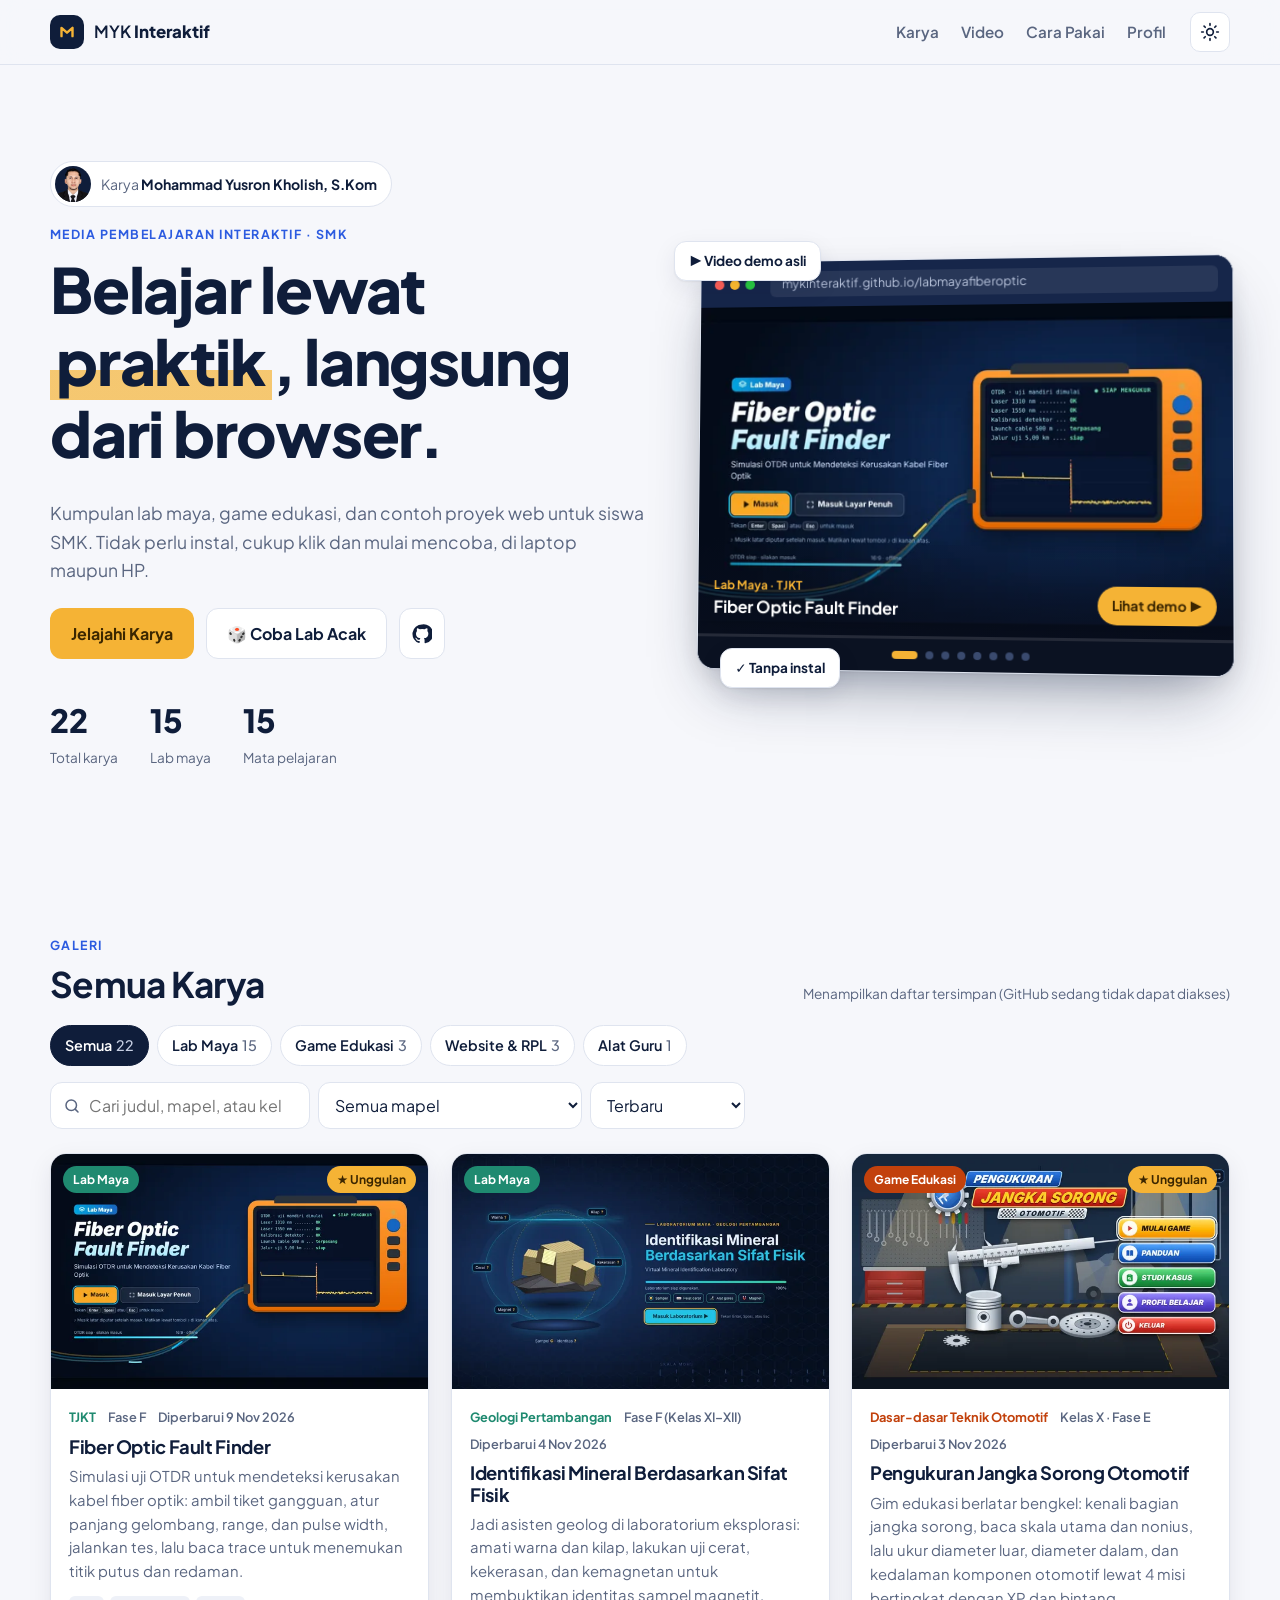
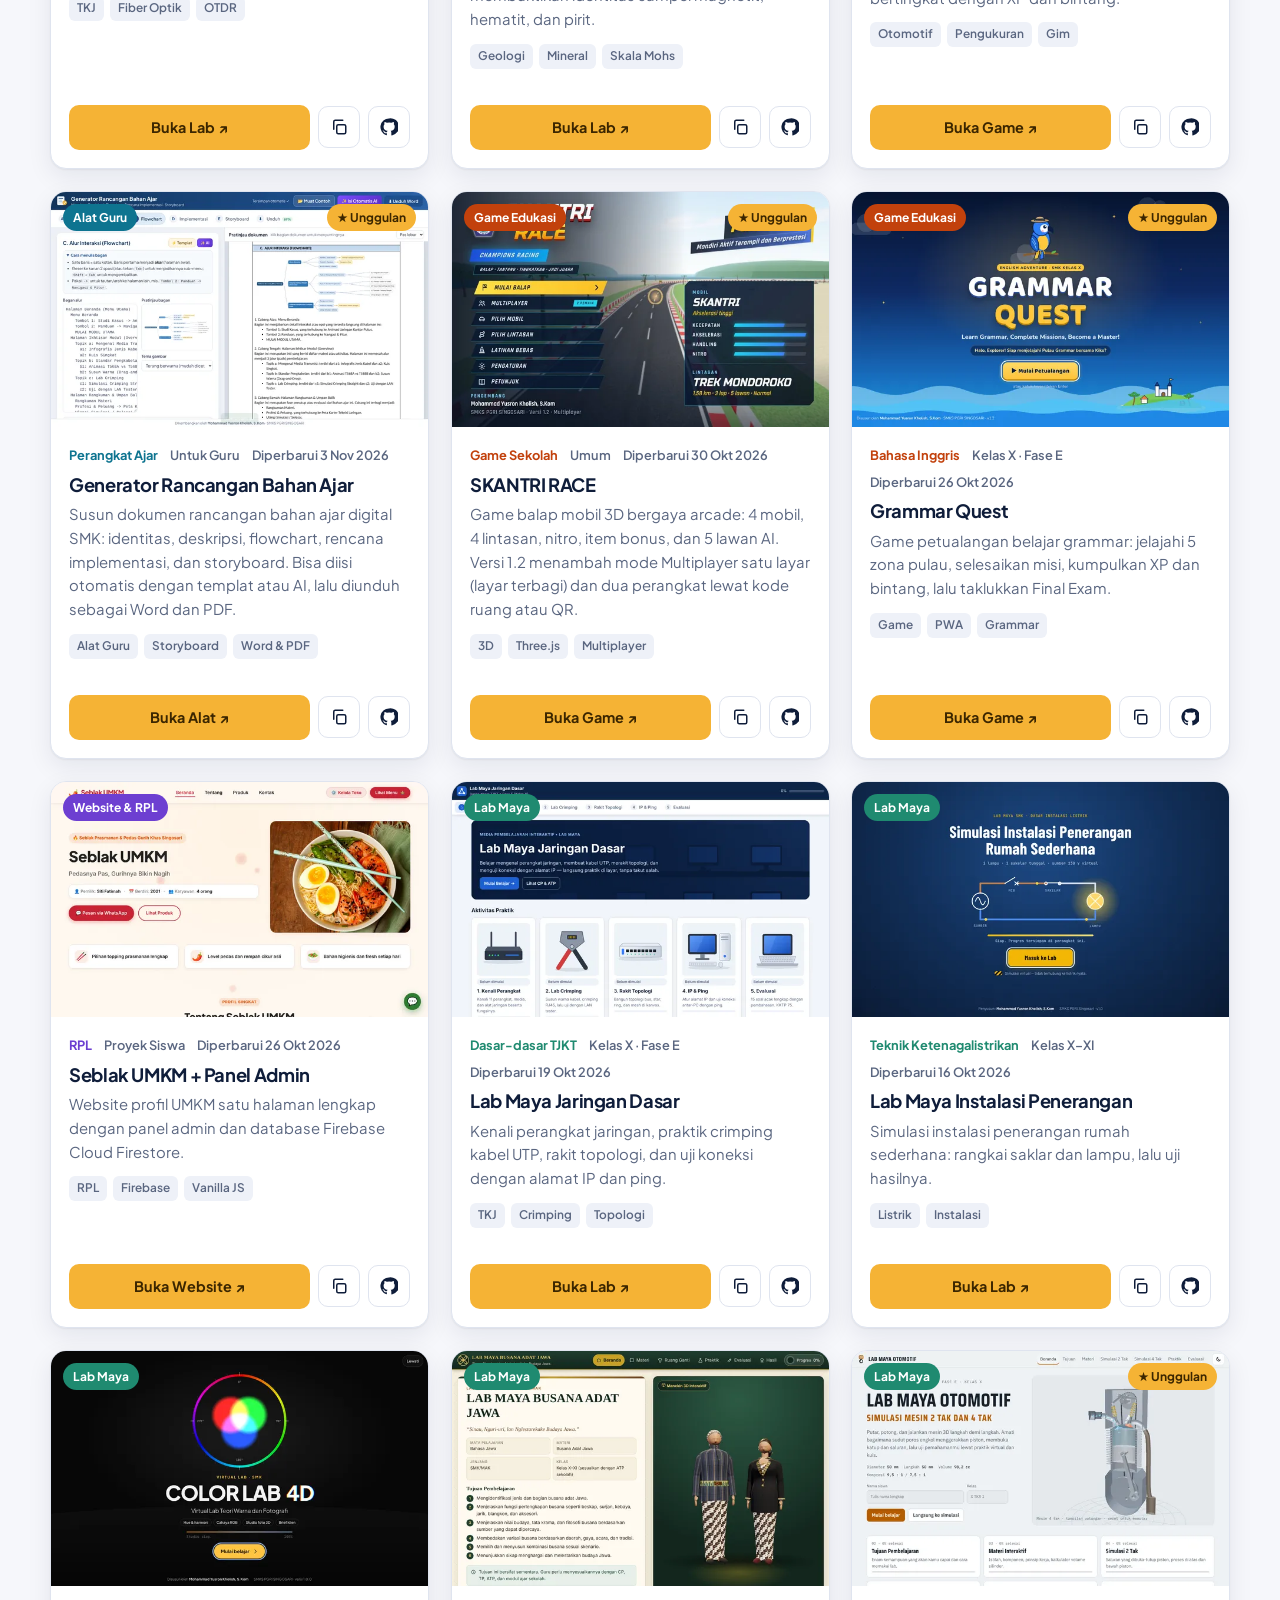
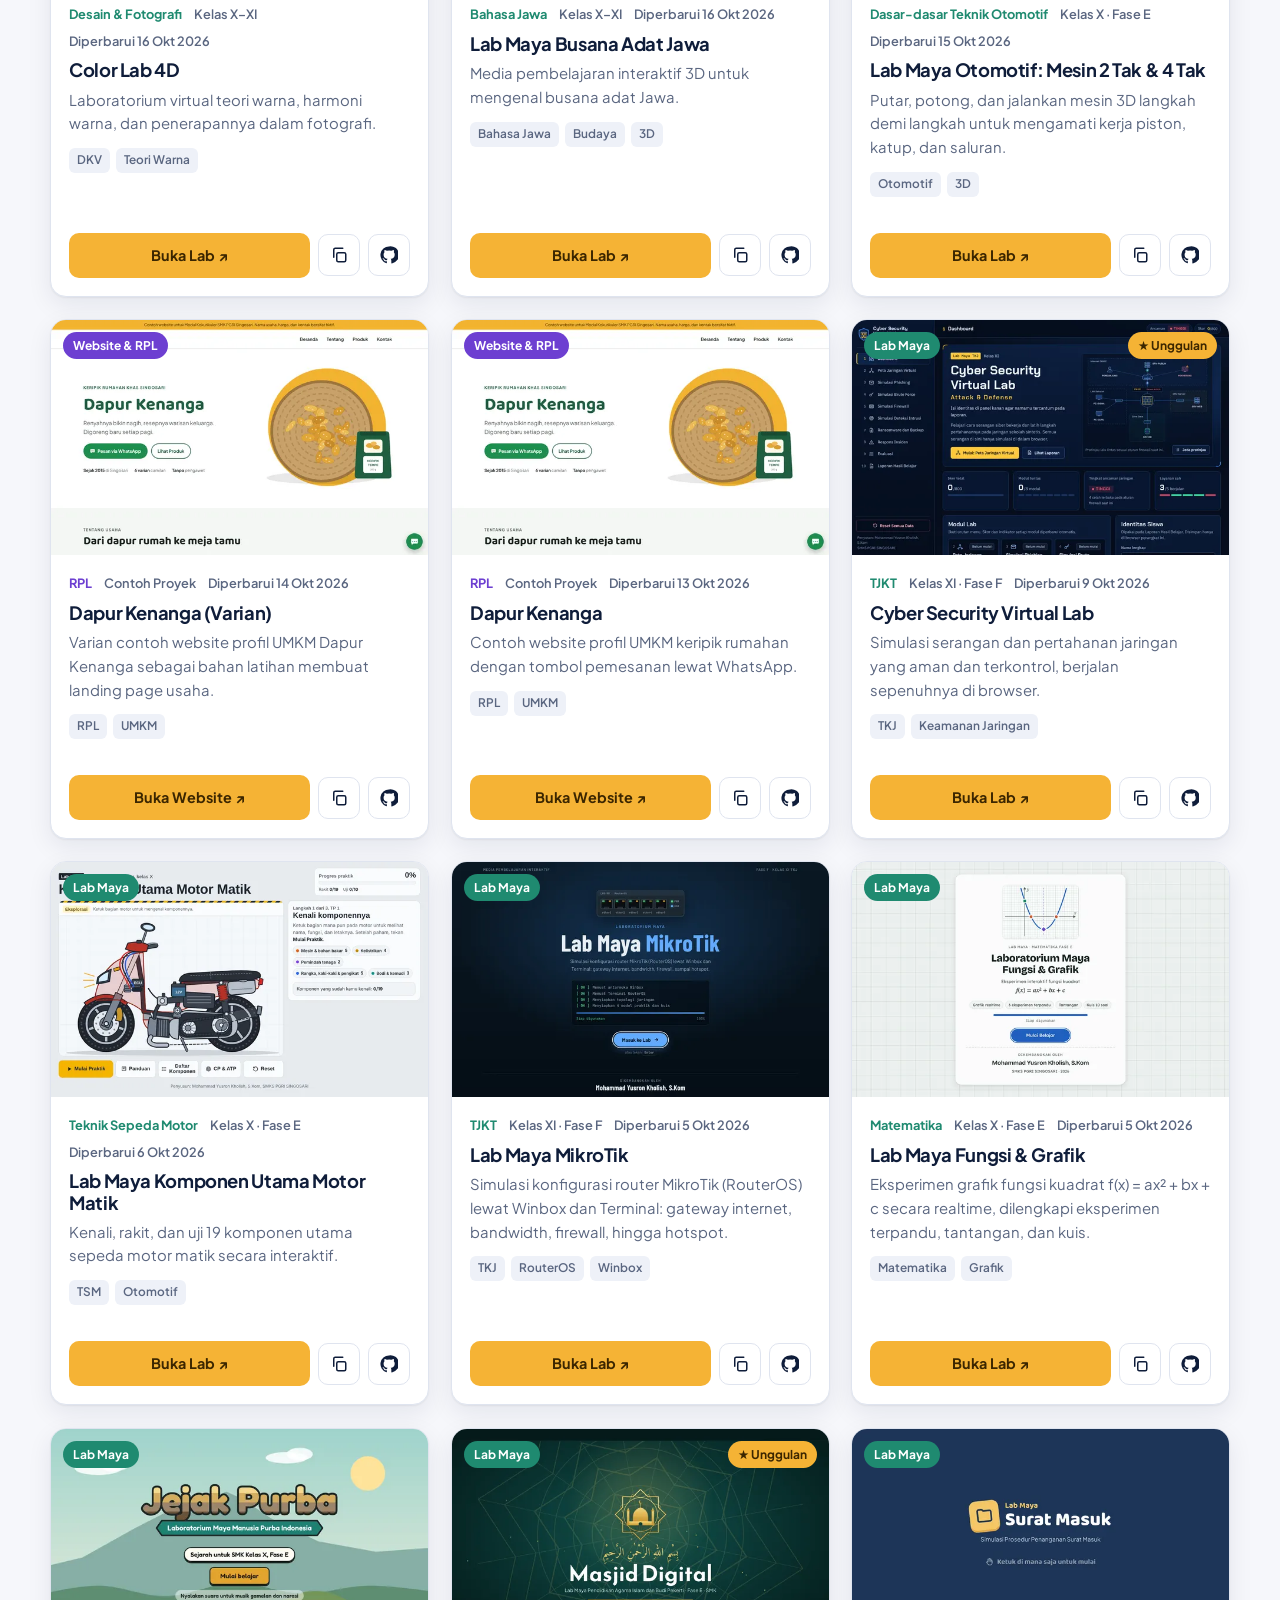
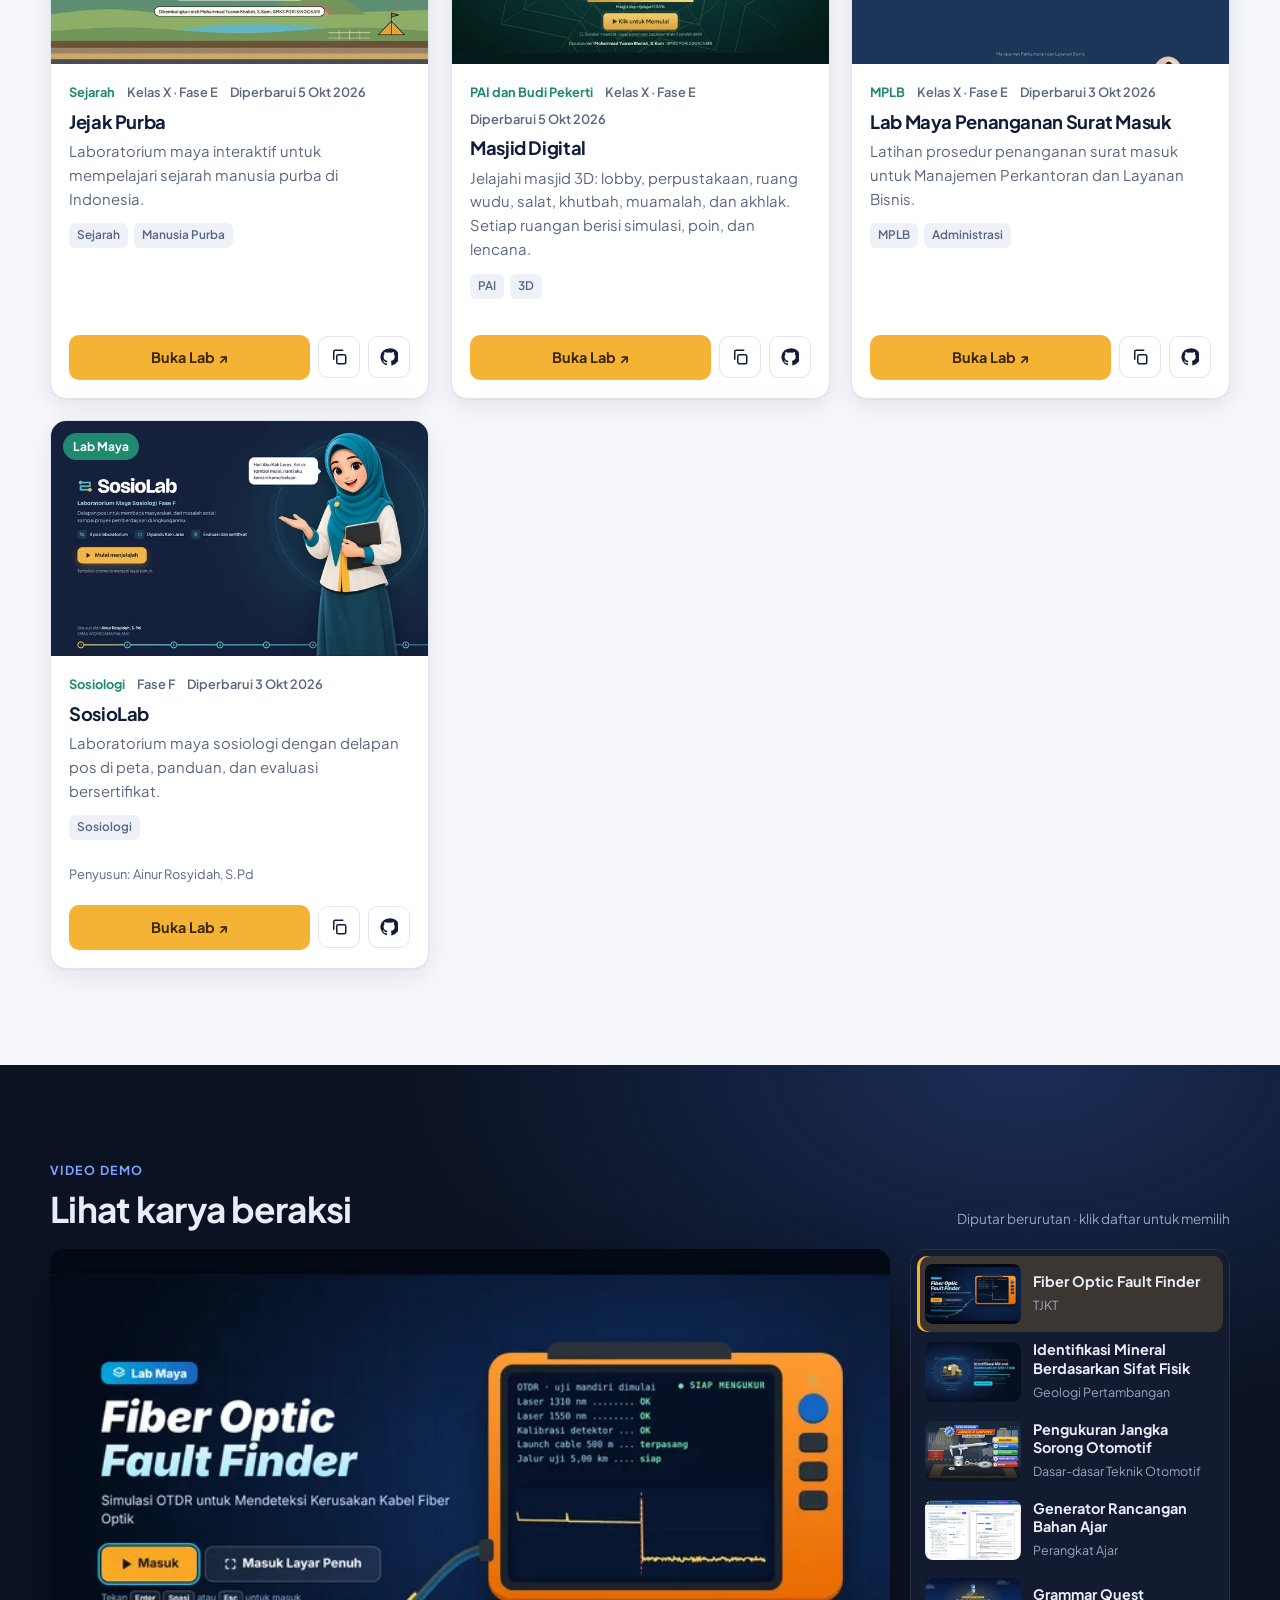
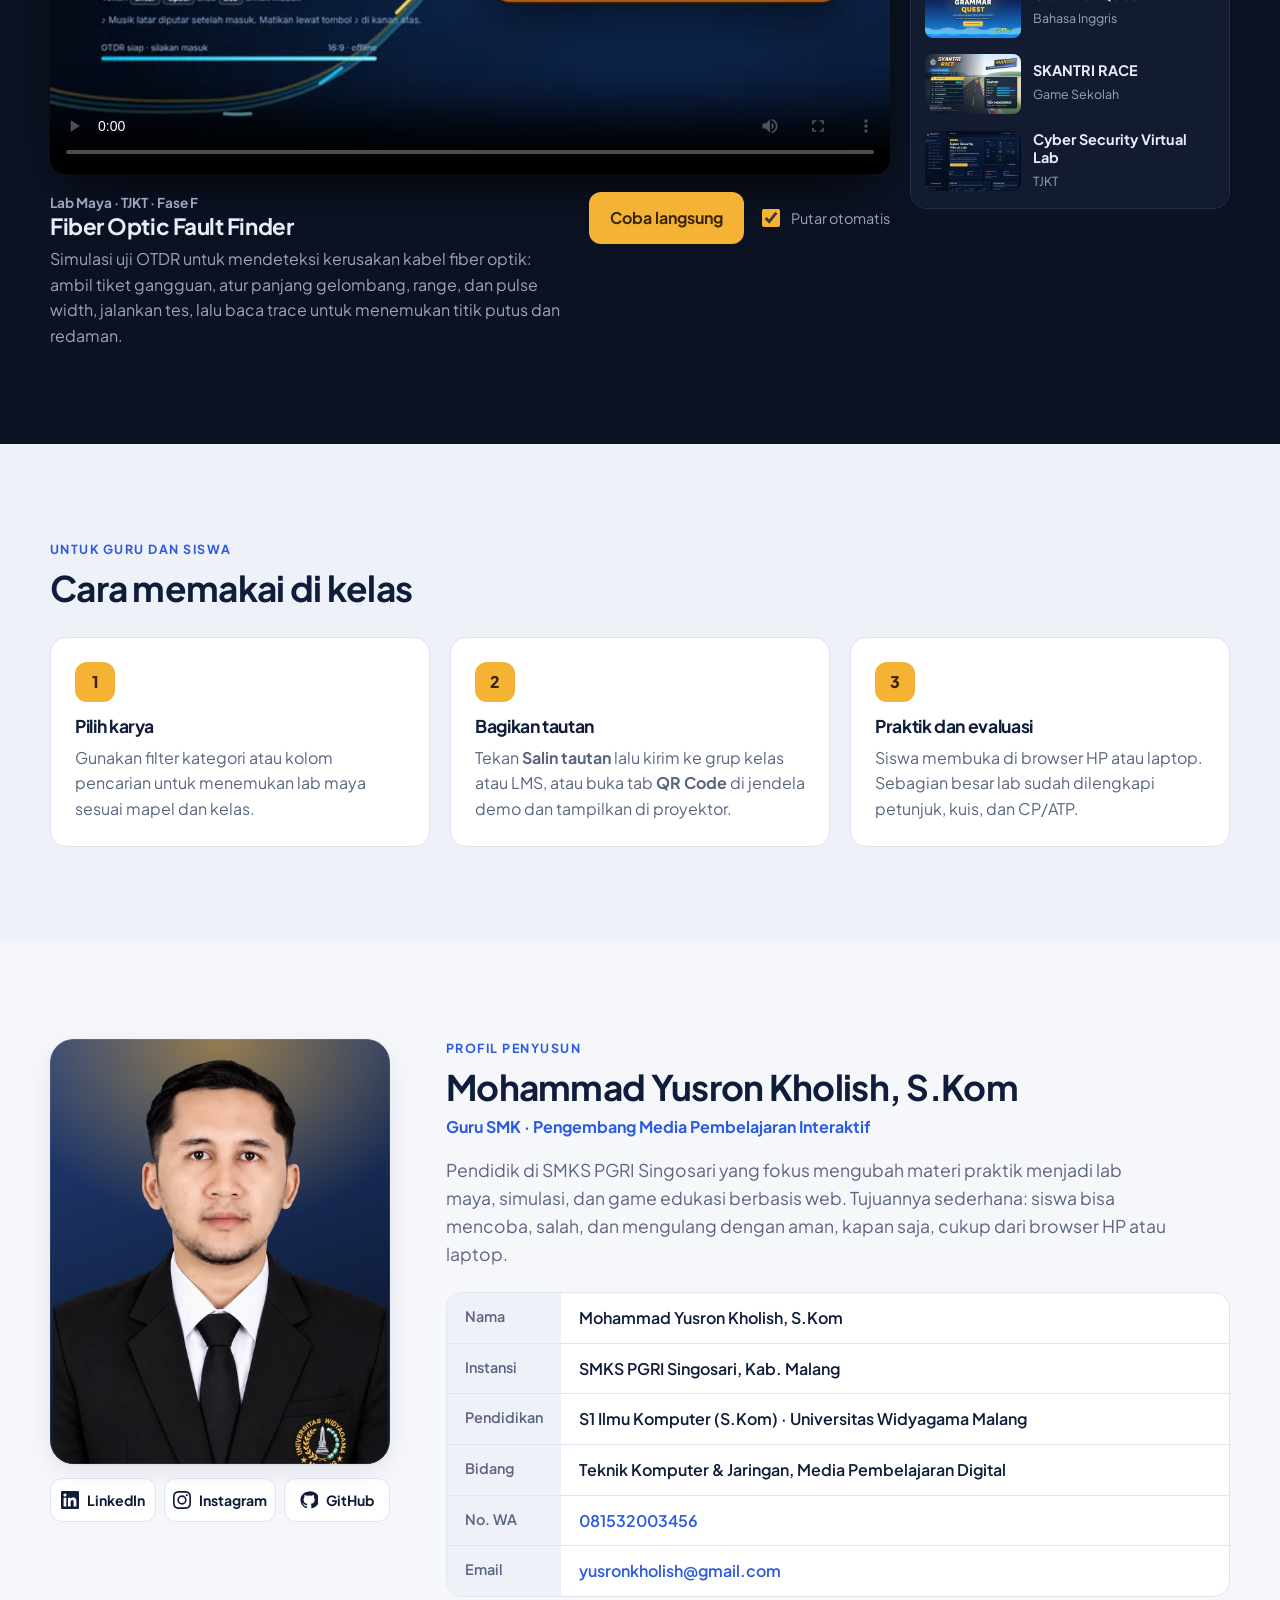
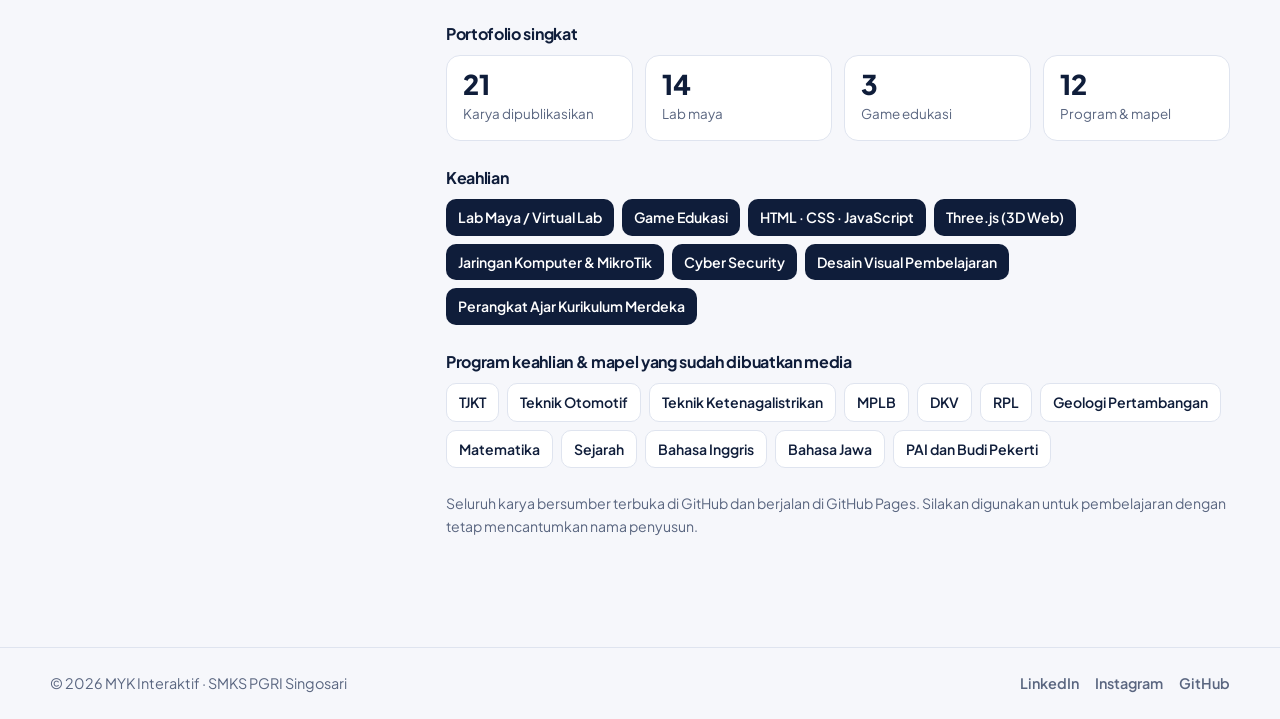
<file: index.html>
<!doctype html>
<html lang="id">
<head>
  <meta charset="utf-8">
  <meta name="viewport" content="width=device-width, initial-scale=1">
  <title>MYK Interaktif · Media Pembelajaran Interaktif</title>
  <meta name="description" content="Kumpulan lab maya, game edukasi, dan contoh proyek web karya Mohammad Yusron Kholish, S.Kom (SMKS PGRI Singosari). Semua bisa dibuka langsung di browser.">
  <meta property="og:title" content="MYK Interaktif · Media Pembelajaran Interaktif">
  <meta property="og:description" content="Lab maya, game edukasi, dan contoh proyek web untuk siswa SMK. Buka langsung di browser, gratis.">
  <meta property="og:type" content="website">
  <meta property="og:url" content="https://mykinteraktif.github.io/landingpage/">
  <meta property="og:image" content="https://mykinteraktif.github.io/landingpage/assets/og-image.jpg">
  <meta property="og:image:width" content="1200">
  <meta property="og:image:height" content="630">
  <meta name="twitter:card" content="summary_large_image">
  <meta name="theme-color" content="#0f1d3a">
  <link rel="icon" href="data:image/svg+xml,%3Csvg xmlns='http://www.w3.org/2000/svg' viewBox='0 0 64 64'%3E%3Crect width='64' height='64' rx='14' fill='%230f1d3a'/%3E%3Cpath d='M16 44V20l16 14 16-14v24' fill='none' stroke='%23f5b335' stroke-width='6' stroke-linecap='round' stroke-linejoin='round'/%3E%3C/svg%3E">
  <link rel="preconnect" href="https://fonts.googleapis.com">
  <link rel="preconnect" href="https://fonts.gstatic.com" crossorigin>
  <link href="https://fonts.googleapis.com/css2?family=Plus+Jakarta+Sans:wght@400;500;600;700;800&display=swap" rel="stylesheet">
  <link rel="stylesheet" href="style.css?v=20261109b">
</head>
<body>
  <a class="skip" href="#karya">Lewati ke daftar karya</a>

  <header class="nav">
    <div class="wrap nav__in">
      <a class="brand" href="#top" aria-label="MYK Interaktif, ke atas">
        <span class="brand__logo" aria-hidden="true">
          <svg viewBox="0 0 64 64"><path d="M16 44V20l16 14 16-14v24"/></svg>
        </span>
        <span>MYK <b>Interaktif</b></span>
      </a>
      <nav class="nav__links" aria-label="Navigasi utama">
        <a href="#karya">Karya</a>
        <a href="#video">Video</a>
        <a href="#cara">Cara Pakai</a>
        <a href="#profil">Profil</a>
      </nav>
      <button class="theme" id="themeBtn" type="button" aria-label="Ganti tema terang/gelap">
        <svg class="i-sun" viewBox="0 0 24 24"><circle cx="12" cy="12" r="4"/><path d="M12 2v2M12 20v2M4.9 4.9l1.4 1.4M17.7 17.7l1.4 1.4M2 12h2M20 12h2M4.9 19.1l1.4-1.4M17.7 6.3l1.4-1.4"/></svg>
        <svg class="i-moon" viewBox="0 0 24 24"><path d="M21 12.8A9 9 0 1 1 11.2 3a7 7 0 0 0 9.8 9.8z"/></svg>
      </button>
    </div>
  </header>

  <main id="top">
    <!-- HERO -->
    <section class="hero">
      <div class="wrap hero__in">
        <div class="hero__text reveal">
          <a class="author" href="#profil">
            <img src="assets/foto-profil.webp" alt="" width="36" height="36">
            <span>Karya <b>Mohammad Yusron Kholish, S.Kom</b></span>
          </a>
          <p class="eyebrow">Media Pembelajaran Interaktif · SMK</p>
          <h1>Belajar lewat <span class="hl">praktik</span>, langsung dari browser.</h1>
          <p class="lead">
            Kumpulan lab maya, game edukasi, dan contoh proyek web untuk siswa SMK.
            Tidak perlu instal, cukup klik dan mulai mencoba, di laptop maupun HP.
          </p>
          <div class="hero__cta">
            <a class="btn btn--primary" href="#karya">Jelajahi Karya</a>
            <button class="btn btn--ghost" type="button" id="btnAcak" title="Buka demo lab secara acak">🎲 Coba Lab Acak</button>
            <a class="btn btn--ghost btn--icon-only" href="https://github.com/mykinteraktif" target="_blank" rel="noopener" aria-label="Lihat di GitHub" title="Lihat di GitHub">
              <svg viewBox="0 0 24 24" class="gh"><path d="M12 .5a11.5 11.5 0 0 0-3.6 22.4c.6.1.8-.3.8-.6v-2c-3.2.7-3.9-1.4-3.9-1.4-.5-1.3-1.3-1.7-1.3-1.7-1-.7.1-.7.1-.7 1.2.1 1.8 1.2 1.8 1.2 1 1.8 2.8 1.3 3.5 1 .1-.8.4-1.3.7-1.6-2.6-.3-5.3-1.3-5.3-5.7 0-1.3.5-2.3 1.2-3.1-.1-.3-.5-1.5.1-3.1 0 0 1-.3 3.2 1.2a11 11 0 0 1 5.8 0c2.2-1.5 3.2-1.2 3.2-1.2.6 1.6.2 2.8.1 3.1.8.8 1.2 1.9 1.2 3.1 0 4.4-2.7 5.4-5.3 5.7.4.4.8 1.1.8 2.2v3.3c0 .3.2.7.8.6A11.5 11.5 0 0 0 12 .5z"/></svg>
            </a>
          </div>
          <dl class="stats" aria-label="Ringkasan karya">
            <div><dt>Total karya</dt><dd id="stTotal">–</dd></div>
            <div><dt>Lab maya</dt><dd id="stLab">–</dd></div>
            <div><dt>Mata pelajaran</dt><dd id="stMapel">–</dd></div>
          </dl>
        </div>
        <div class="hero__art reveal">
          <div class="reel" id="reel">
            <div class="reel__bar" aria-hidden="true"><i></i><i></i><i></i><span id="reelUrl">mykinteraktif.github.io</span></div>
            <div class="reel__screen">
              <video id="reelVideo" muted playsinline preload="auto" aria-label="Cuplikan video demo karya"></video>
              <button class="reel__open" id="reelOpen" type="button">
                <span class="reel__label"><small id="reelKat">Lab Maya</small><b id="reelJudul">Memuat…</b></span>
                <span class="reel__cta">Lihat demo ▶</span>
              </button>
              <div class="reel__progress" aria-hidden="true"><i id="reelProg"></i></div>
            </div>
            <div class="reel__dots" id="reelDots" role="tablist" aria-label="Pilih cuplikan"></div>
          </div>
          <span class="float float--a" aria-hidden="true">▶ Video demo asli</span>
          <span class="float float--b" aria-hidden="true">✓ Tanpa instal</span>
        </div>
      </div>
    </section>

    <!-- KARYA -->
    <section class="section" id="karya">
      <div class="wrap">
        <div class="section__head">
          <div>
            <p class="eyebrow">Galeri</p>
            <h2>Semua Karya</h2>
          </div>
          <p class="sync" id="syncInfo" role="status">Memeriksa repositori terbaru di GitHub…</p>
        </div>

        <div class="toolbar">
          <div class="chips" role="tablist" aria-label="Filter kategori" id="chips"></div>
          <div class="toolbar__right">
            <label class="search">
              <svg viewBox="0 0 24 24" aria-hidden="true"><circle cx="11" cy="11" r="7"/><path d="m20 20-3.5-3.5"/></svg>
              <input id="q" type="search" placeholder="Cari judul, mapel, atau kelas…" aria-label="Cari karya">
            </label>
            <select id="mapel" aria-label="Filter mapel/program keahlian">
              <option value="">Semua mapel</option>
            </select>
            <select id="sort" aria-label="Urutkan">
              <option value="baru">Terbaru</option>
              <option value="az">Judul A–Z</option>
              <option value="unggulan">Unggulan dulu</option>
            </select>
          </div>
        </div>

        <div class="grid" id="grid" aria-live="polite"></div>
        <p class="empty" id="empty" hidden>Tidak ada karya yang cocok. Coba kata kunci lain.</p>
      </div>
    </section>

    <!-- VIDEO -->
    <section class="section section--dark" id="video">
      <div class="wrap">
        <div class="section__head">
          <div>
            <p class="eyebrow">Video Demo</p>
            <h2>Lihat karya beraksi</h2>
          </div>
          <p class="sync">Diputar berurutan · klik daftar untuk memilih</p>
        </div>
        <div class="theater reveal">
          <div class="theater__main">
            <div class="theater__screen">
              <video id="thVideo" playsinline controls preload="metadata"></video>
            </div>
            <div class="theater__info">
              <div>
                <p class="theater__meta" id="thMeta"></p>
                <h3 id="thJudul"></h3>
                <p id="thDesk"></p>
              </div>
              <div class="theater__act">
                <button class="btn btn--primary" type="button" id="thCoba">Coba langsung</button>
                <label class="switch"><input type="checkbox" id="thAuto" checked> Putar otomatis</label>
              </div>
            </div>
          </div>
          <ol class="playlist" id="playlist" aria-label="Daftar video"></ol>
        </div>
      </div>
    </section>

    <!-- CARA PAKAI -->
    <section class="section section--alt" id="cara">
      <div class="wrap">
        <p class="eyebrow">Untuk guru dan siswa</p>
        <h2>Cara memakai di kelas</h2>
        <ol class="steps reveal">
          <li>
            <span class="steps__n">1</span>
            <h3>Pilih karya</h3>
            <p>Gunakan filter kategori atau kolom pencarian untuk menemukan lab maya sesuai mapel dan kelas.</p>
          </li>
          <li>
            <span class="steps__n">2</span>
            <h3>Bagikan tautan</h3>
            <p>Tekan <b>Salin tautan</b> lalu kirim ke grup kelas atau LMS, atau buka tab <b>QR Code</b> di jendela demo dan tampilkan di proyektor.</p>
          </li>
          <li>
            <span class="steps__n">3</span>
            <h3>Praktik dan evaluasi</h3>
            <p>Siswa membuka di browser HP atau laptop. Sebagian besar lab sudah dilengkapi petunjuk, kuis, dan CP/ATP.</p>
          </li>
        </ol>
      </div>
    </section>

    <!-- PROFIL -->
    <section class="section profile" id="profil">
      <div class="wrap profile__in">
        <aside class="profile__card reveal">
          <div class="profile__photo">
            <img id="pfFoto" src="assets/foto-profil.webp" alt="Foto Mohammad Yusron Kholish, S.Kom" width="480" height="600" loading="lazy">
          </div>
          <div class="profile__social" id="pfSosial"></div>
        </aside>

        <div class="profile__main reveal">
          <p class="eyebrow">Profil Penyusun</p>
          <h2 id="pfNama"></h2>
          <p class="profile__role" id="pfPeran"></p>
          <p class="lead" id="pfBio"></p>

          <dl class="bio" id="pfBiodata"></dl>

          <h3 class="sub">Portofolio singkat</h3>
          <div class="pstats" id="pfStats"></div>

          <h3 class="sub">Keahlian</h3>
          <ul class="pills" id="pfKeahlian"></ul>

          <h3 class="sub">Program keahlian &amp; mapel yang sudah dibuatkan media</h3>
          <ul class="pills pills--soft" id="pfBidang"></ul>

          <p class="muted small">
            Seluruh karya bersumber terbuka di GitHub dan berjalan di GitHub Pages.
            Silakan digunakan untuk pembelajaran dengan tetap mencantumkan nama penyusun.
          </p>
        </div>
      </div>
    </section>
  </main>

  <footer class="foot">
    <div class="wrap foot__in">
      <p>© <span id="yr"></span> MYK Interaktif · SMKS PGRI Singosari</p>
      <p class="foot__links">
        <a href="https://www.linkedin.com/in/mohammad-yusron-kholish-711801108/" target="_blank" rel="noopener">LinkedIn</a>
        <a href="https://www.instagram.com/myusronk/" target="_blank" rel="noopener">Instagram</a>
        <a href="https://github.com/mykinteraktif" target="_blank" rel="noopener">GitHub</a>
      </p>
    </div>
  </footer>

  <!-- MODAL DEMO -->
  <dialog class="modal" id="modal" aria-labelledby="mJudul">
    <div class="modal__head">
      <div>
        <p class="modal__meta" id="mMeta"></p>
        <h3 id="mJudul"></h3>
      </div>
      <button class="icon-btn" type="button" data-close aria-label="Tutup (Esc)">
        <svg viewBox="0 0 24 24"><path d="M6 6l12 12M18 6 6 18"/></svg>
      </button>
    </div>
    <div class="tabs" role="tablist" aria-label="Mode tampilan">
      <button role="tab" type="button" data-tab="video" aria-selected="true">▶ Video demo</button>
      <button role="tab" type="button" data-tab="live" aria-selected="false">🖱 Coba langsung</button>
      <button role="tab" type="button" data-tab="qr" aria-selected="false">▦ QR Code</button>
    </div>
    <div class="modal__stage">
      <video id="mVideo" playsinline controls muted loop preload="metadata" data-pane="video"></video>
      <div class="live" data-pane="live" hidden>
        <iframe id="mFrame" title="Pratinjau langsung" allow="fullscreen; autoplay; clipboard-write" loading="lazy"></iframe>
      </div>
      <div class="qr" data-pane="qr" hidden>
        <div id="mQr" class="qr__box"></div>
        <p>Pindai dengan kamera HP untuk langsung membuka.<br><small id="mUrl"></small></p>
      </div>
      <p class="modal__novideo" id="mNoVideo" hidden>Video demo belum tersedia. Silakan pakai tab <b>Coba langsung</b>.</p>
    </div>
    <div class="modal__foot">
      <p id="mDesk"></p>
      <div class="modal__act">
        <button class="icon-btn" type="button" id="mPrev" aria-label="Karya sebelumnya (←)">
          <svg viewBox="0 0 24 24"><path d="m15 18-6-6 6-6"/></svg>
        </button>
        <button class="icon-btn" type="button" id="mNext" aria-label="Karya berikutnya (→)">
          <svg viewBox="0 0 24 24"><path d="m9 18 6-6-6-6"/></svg>
        </button>
        <button class="btn btn--ghost" type="button" id="mCopy">Salin tautan</button>
        <a class="btn btn--primary" id="mOpen" target="_blank" rel="noopener">Buka di tab baru ↗</a>
      </div>
    </div>
  </dialog>

  <div class="toast" id="toast" role="status" aria-live="polite"></div>

  <script src="assets/vendor/qrcode.js" defer></script>
  <script src="data.js?v=20261109b" defer></script>
  <script src="script.js?v=20261109b" defer></script>
</body>
</html>
</file>
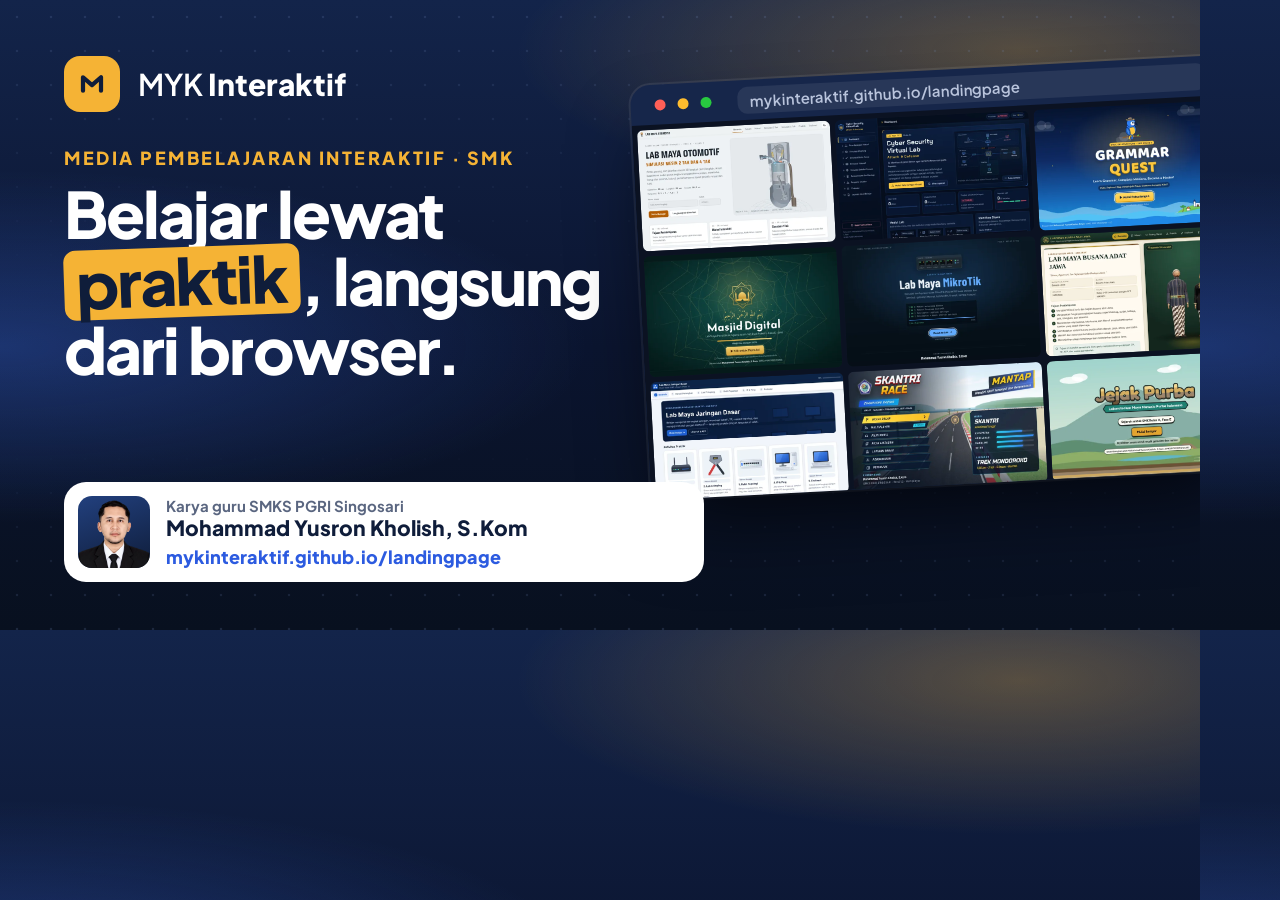
<file: promo/src/og.html>
<!doctype html>
<!-- Template status 1080x1920. Render: ?mode=image (mosaik) | ?mode=video (layar kosong untuk ditimpa video) -->
<html lang="id">
<head>
<meta charset="utf-8">
<link href="https://fonts.googleapis.com/css2?family=Plus+Jakarta+Sans:wght@500;600;700;800&display=swap" rel="stylesheet">
<style>
  :root { --navy: #0f1d3a; --accent: #f5b335; --ink: #3b2600; --muted: #b9c4dc; }
  * { box-sizing: border-box; margin: 0; }
  html, body { width: 1200px; height: 630px; overflow: hidden; }
  body {
    font-family: "Plus Jakarta Sans", sans-serif; color: #fff; position: relative;
    background:
      radial-gradient(60% 35% at 85% 8%, rgba(245,179,53,.30), transparent 70%),
      radial-gradient(70% 40% at 0% 55%, rgba(60,110,230,.35), transparent 70%),
      linear-gradient(180deg, #13244a 0%, #0b1530 55%, #08101f 100%);
  }
  /* pola titik halus */
  body::before {
    content: ""; position: absolute; inset: 0; opacity: .18;
    background-image: radial-gradient(#7d95c9 1.4px, transparent 1.6px); background-size: 34px 34px;
    mask-image: linear-gradient(180deg, #000 0%, transparent 45%, transparent 70%, #000 100%);
  }
  .wrap { position: absolute; inset: 0; padding: 0 72px; }

  .brand { position: absolute; top: 196px; left: 72px; display: flex; align-items: center; gap: 18px; font-size: 40px; font-weight: 600; }
  .brand b { font-weight: 800; }
  .logo { width: 72px; height: 72px; border-radius: 20px; background: var(--accent); display: grid; place-items: center; }
  .logo svg { width: 46px; fill: none; stroke: var(--navy); stroke-width: 7.5; stroke-linecap: round; stroke-linejoin: round; }

  .eyebrow { position: absolute; top: 312px; left: 72px; font-size: 28px; font-weight: 800; letter-spacing: .14em; color: var(--accent); }
  h1 { position: absolute; top: 358px; left: 72px; right: 60px; font-size: 100px; line-height: 1.04; font-weight: 800; letter-spacing: -.03em; }
  .hl { color: var(--navy); background: var(--accent); padding: 0 18px 4px; border-radius: 18px; display: inline-block; transform: rotate(-2deg); }

  /* jendela browser: layar 960x600 di x=60, y=800 */
  .win {
    position: absolute; left: 60px; top: 742px; width: 960px; border-radius: 28px; overflow: hidden;
    background: #16264a; box-shadow: 0 40px 80px -20px rgba(0,0,0,.7), 0 0 0 2px rgba(255,255,255,.08);
  }
  .bar { height: 58px; display: flex; align-items: center; gap: 12px; padding: 0 24px; }
  .bar i { width: 16px; height: 16px; border-radius: 50%; background: #ff5f57; }
  .bar i:nth-child(2) { background: #febc2e; } .bar i:nth-child(3) { background: #28c840; }
  .bar span { margin-left: 14px; flex: 1; padding: 6px 20px; border-radius: 10px; background: rgba(255,255,255,.08); color: var(--muted); font-size: 24px; font-weight: 600; }
  .screen { width: 960px; height: 600px; background: #0b1222; position: relative; }
  .mosaic { display: grid; grid-template-columns: repeat(3, 1fr); gap: 8px; padding: 8px; height: 100%; }
  .mosaic img { width: 100%; height: 100%; object-fit: cover; object-position: top; border-radius: 10px; }
  body.video .mosaic { display: none; }

  .badge {
    position: absolute; z-index: 3; padding: 16px 26px; border-radius: 20px; font-size: 30px; font-weight: 800;
    background: #fff; color: var(--navy); box-shadow: 0 20px 40px -10px rgba(0,0,0,.5);
  }
  .badge--a { top: 714px; right: 40px; transform: rotate(3deg); }
  .badge--b { top: 1330px; left: 36px; transform: rotate(-3deg); background: var(--accent); color: var(--ink); }

  .stats { position: absolute; top: 1430px; left: 72px; right: 72px; display: grid; grid-template-columns: repeat(3, 1fr); gap: 20px; }
  .stats div { background: rgba(255,255,255,.07); border: 2px solid rgba(255,255,255,.1); border-radius: 24px; padding: 20px 26px; }
  .stats b { display: block; font-size: 64px; font-weight: 800; line-height: 1; color: var(--accent); }
  .stats span { font-size: 26px; color: var(--muted); font-weight: 600; }

  .cta {
    position: absolute; top: 1590px; left: 72px; right: 72px; display: flex; align-items: center; gap: 26px;
    background: #fff; color: var(--navy); border-radius: 30px; padding: 22px 22px 22px 22px;
  }
  .cta .foto { width: 110px; height: 110px; border-radius: 22px; flex: none; object-fit: cover; object-position: top; background: linear-gradient(160deg, #22407e, var(--navy)); }
  .cta .txt { flex: 1; min-width: 0; }
  .cta small { display: block; font-size: 22px; font-weight: 700; color: #5a6680; }
  .cta strong { display: block; font-size: 29px; font-weight: 800; line-height: 1.2; }
  .cta .url { display: inline-block; margin-top: 8px; font-size: 25px; font-weight: 800; color: #2c5be0; }
  .qr { width: 132px; height: 132px; flex: none; }
  .qr svg { width: 100%; height: 100%; display: block; }
  .qr path { fill: var(--navy); }

  .brand { top: 56px; left: 64px; font-size: 30px; } .logo { width: 56px; height: 56px; border-radius: 16px; } .logo svg { width: 36px; }
  .eyebrow { top: 146px; left: 64px; font-size: 18px; }
  h1 { top: 180px; left: 64px; right: auto; width: 560px; font-size: 64px; }
  .hl { border-radius: 12px; padding: 0 12px 3px; }
  .win { left: 640px; top: 70px; width: 600px; border-radius: 20px; transform: rotate(-3deg); }
  .bar { height: 40px; } .bar i { width: 11px; height: 11px; } .bar span { font-size: 15px; padding: 4px 12px; }
  .screen { width: 600px; height: 375px; } .mosaic { gap: 5px; padding: 5px; } .mosaic img { border-radius: 6px; }
  .badge, .stats, .qr { display: none; }
  .cta { top: auto; bottom: 48px; left: 64px; right: auto; width: 640px; padding: 14px; gap: 16px; border-radius: 22px; }
  .cta .foto { width: 72px; height: 72px; border-radius: 14px; }
  .cta small { font-size: 15px; } .cta strong { font-size: 21px; } .cta .url { font-size: 18px; margin-top: 4px; }
</style>
</head>
<body>
<div class="wrap">
  <div class="brand">
    <span class="logo"><svg viewBox="0 0 64 64"><path d="M16 44V20l16 14 16-14v24"/></svg></span>
    <span>MYK <b>Interaktif</b></span>
  </div>
  <p class="eyebrow">MEDIA PEMBELAJARAN INTERAKTIF · SMK</p>
  <h1>Belajar lewat <span class="hl">praktik</span>, langsung dari browser.</h1>

  <span class="badge badge--a">▶ 18 karya siap pakai</span>
  <div class="win">
    <div class="bar"><i></i><i></i><i></i><span>mykinteraktif.github.io/landingpage</span></div>
    <div class="screen">
      <div class="mosaic">
        <img src="../../assets/thumbs/kendaraanringan4tak2tak.webp">
        <img src="../../assets/thumbs/cybersecurity.webp">
        <img src="../../assets/thumbs/grammarquest.webp">
        <img src="../../assets/thumbs/tourmasjid.webp">
        <img src="../../assets/thumbs/simulasimikrotik.webp">
        <img src="../../assets/thumbs/busanaadatjawa.webp">
        <img src="../../assets/thumbs/jaringandasar.webp">
        <img src="../../assets/thumbs/skantrirace.webp">
        <img src="../../assets/thumbs/mrbuyung.webp">
      </div>
    </div>
  </div>
  <span class="badge badge--b">✓ Gratis · tanpa instal</span>

  <div class="stats">
    <div><b>13</b><span>Lab maya</span></div>
    <div><b>2</b><span>Game edukasi</span></div>
    <div><b>14</b><span>Mata pelajaran</span></div>
  </div>

  <div class="cta">
    <img class="foto" src="../../assets/foto-profil.webp" alt="">
    <div class="txt">
      <small>Karya guru SMKS PGRI Singosari</small>
      <strong>Mohammad Yusron Kholish, S.Kom</strong>
      <span class="url">mykinteraktif.github.io/landingpage</span>
    </div>
    <div class="qr" id="qr"></div>
  </div>
</div>
<script>
  if (location.search.includes("video")) document.body.classList.add("video");
  fetch("qr.svg").then(r => r.text()).then(t => (document.getElementById("qr").innerHTML = t)).catch(() => {});
</script>
</body>
</html>
</file>
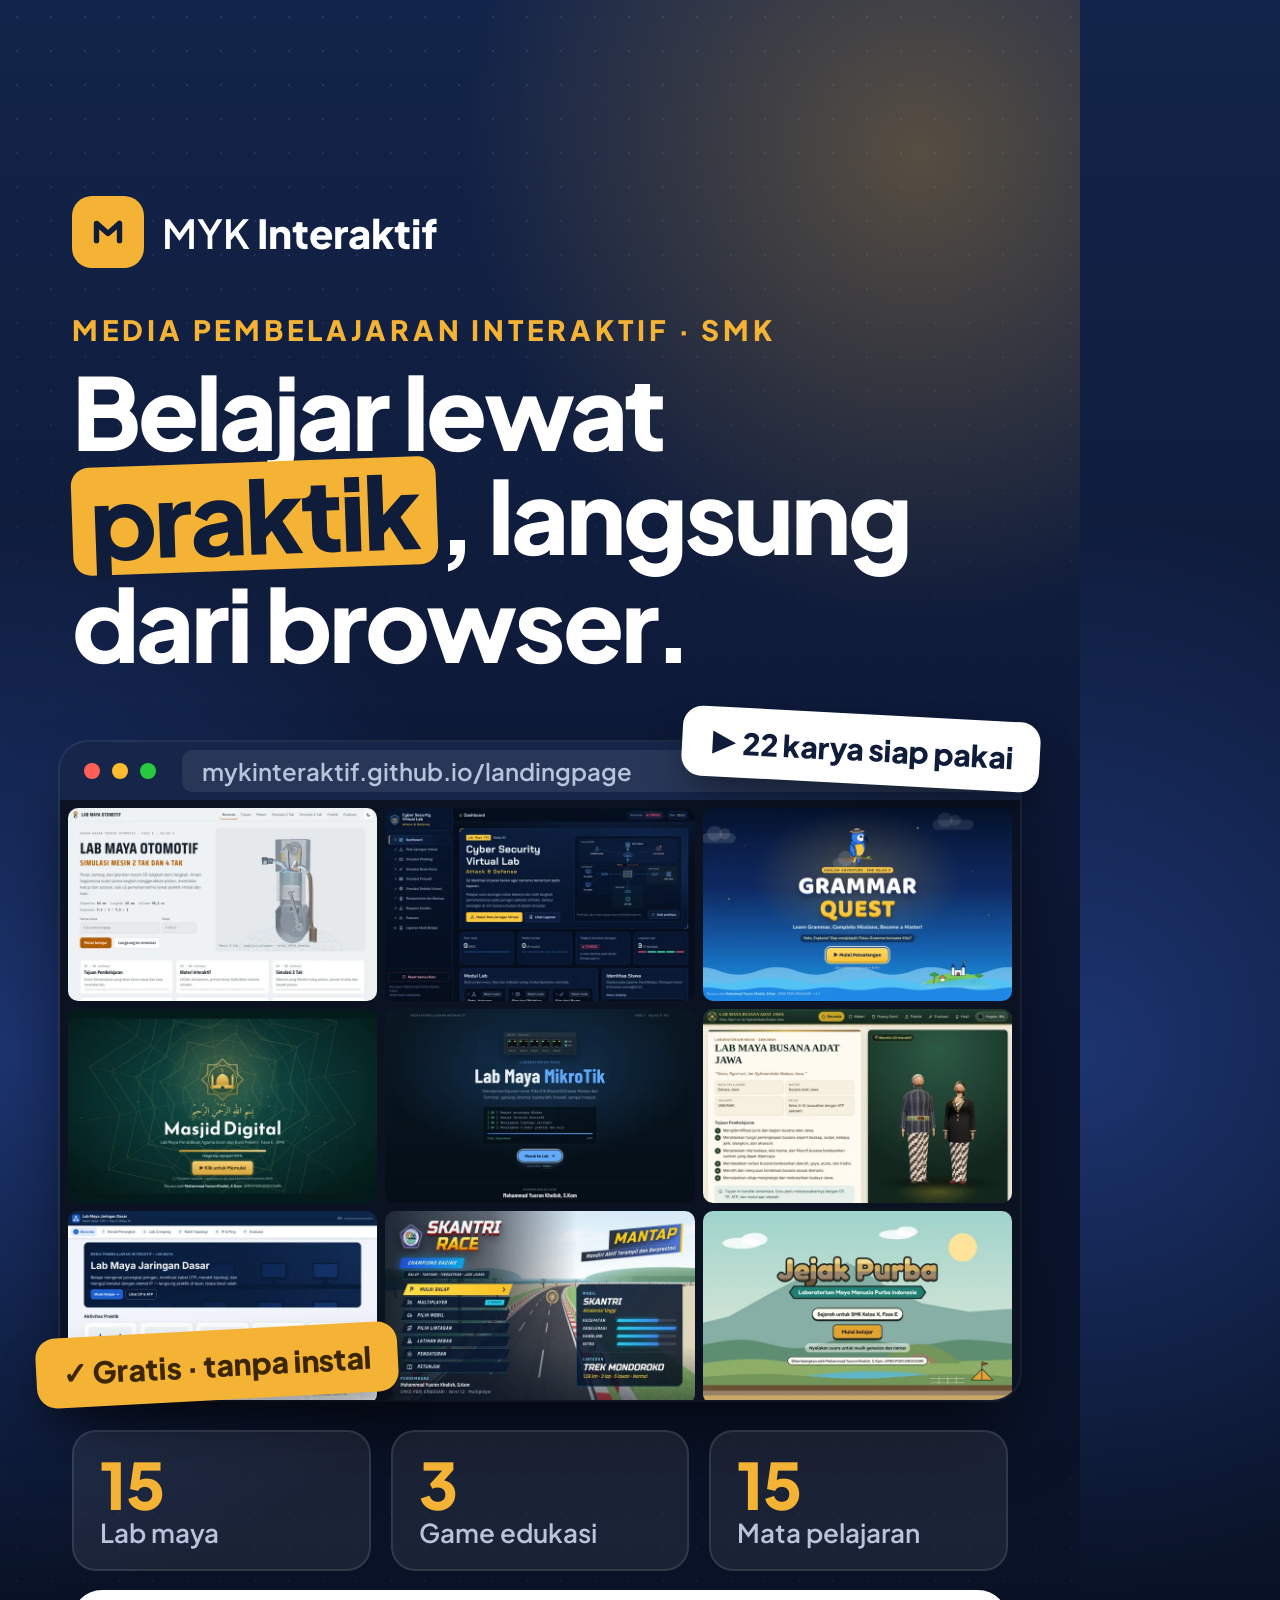
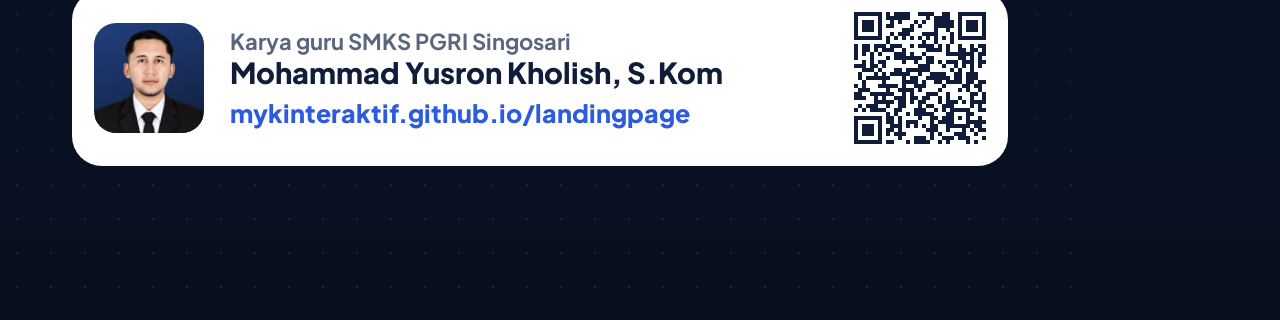
<file: promo/src/status.html>
<!doctype html>
<!-- Template status 1080x1920. Render: ?mode=image (mosaik) | ?mode=video (layar kosong untuk ditimpa video) -->
<html lang="id">
<head>
<meta charset="utf-8">
<link href="https://fonts.googleapis.com/css2?family=Plus+Jakarta+Sans:wght@500;600;700;800&display=swap" rel="stylesheet">
<style>
  :root { --navy: #0f1d3a; --accent: #f5b335; --ink: #3b2600; --muted: #b9c4dc; }
  * { box-sizing: border-box; margin: 0; }
  html, body { width: 1080px; height: 1920px; overflow: hidden; }
  body {
    font-family: "Plus Jakarta Sans", sans-serif; color: #fff; position: relative;
    background:
      radial-gradient(60% 35% at 85% 8%, rgba(245,179,53,.30), transparent 70%),
      radial-gradient(70% 40% at 0% 55%, rgba(60,110,230,.35), transparent 70%),
      linear-gradient(180deg, #13244a 0%, #0b1530 55%, #08101f 100%);
  }
  /* pola titik halus */
  body::before {
    content: ""; position: absolute; inset: 0; opacity: .18;
    background-image: radial-gradient(#7d95c9 1.4px, transparent 1.6px); background-size: 34px 34px;
    mask-image: linear-gradient(180deg, #000 0%, transparent 45%, transparent 70%, #000 100%);
  }
  .wrap { position: absolute; inset: 0; padding: 0 72px; }

  .brand { position: absolute; top: 196px; left: 72px; display: flex; align-items: center; gap: 18px; font-size: 40px; font-weight: 600; }
  .brand b { font-weight: 800; }
  .logo { width: 72px; height: 72px; border-radius: 20px; background: var(--accent); display: grid; place-items: center; }
  .logo svg { width: 46px; fill: none; stroke: var(--navy); stroke-width: 7.5; stroke-linecap: round; stroke-linejoin: round; }

  .eyebrow { position: absolute; top: 312px; left: 72px; font-size: 28px; font-weight: 800; letter-spacing: .14em; color: var(--accent); }
  h1 { position: absolute; top: 358px; left: 72px; right: 60px; font-size: 100px; line-height: 1.04; font-weight: 800; letter-spacing: -.03em; }
  .hl { color: var(--navy); background: var(--accent); padding: 0 18px 4px; border-radius: 18px; display: inline-block; transform: rotate(-2deg); }

  /* jendela browser: layar 960x600 di x=60, y=800 */
  .win {
    position: absolute; left: 60px; top: 742px; width: 960px; border-radius: 28px; overflow: hidden;
    background: #16264a; box-shadow: 0 40px 80px -20px rgba(0,0,0,.7), 0 0 0 2px rgba(255,255,255,.08);
  }
  .bar { height: 58px; display: flex; align-items: center; gap: 12px; padding: 0 24px; }
  .bar i { width: 16px; height: 16px; border-radius: 50%; background: #ff5f57; }
  .bar i:nth-child(2) { background: #febc2e; } .bar i:nth-child(3) { background: #28c840; }
  .bar span { margin-left: 14px; flex: 1; padding: 6px 20px; border-radius: 10px; background: rgba(255,255,255,.08); color: var(--muted); font-size: 24px; font-weight: 600; }
  .screen { width: 960px; height: 600px; background: #0b1222; position: relative; }
  .mosaic { display: grid; grid-template-columns: repeat(3, 1fr); gap: 8px; padding: 8px; height: 100%; }
  .mosaic img { width: 100%; height: 100%; object-fit: cover; object-position: top; border-radius: 10px; }
  body.video .mosaic { display: none; }

  .badge {
    position: absolute; z-index: 3; padding: 16px 26px; border-radius: 20px; font-size: 30px; font-weight: 800;
    background: #fff; color: var(--navy); box-shadow: 0 20px 40px -10px rgba(0,0,0,.5);
  }
  .badge--a { top: 714px; right: 40px; transform: rotate(3deg); }
  .badge--b { top: 1330px; left: 36px; transform: rotate(-3deg); background: var(--accent); color: var(--ink); }

  .stats { position: absolute; top: 1430px; left: 72px; right: 72px; display: grid; grid-template-columns: repeat(3, 1fr); gap: 20px; }
  .stats div { background: rgba(255,255,255,.07); border: 2px solid rgba(255,255,255,.1); border-radius: 24px; padding: 20px 26px; }
  .stats b { display: block; font-size: 64px; font-weight: 800; line-height: 1; color: var(--accent); }
  .stats span { font-size: 26px; color: var(--muted); font-weight: 600; }

  .cta {
    position: absolute; top: 1590px; left: 72px; right: 72px; display: flex; align-items: center; gap: 26px;
    background: #fff; color: var(--navy); border-radius: 30px; padding: 22px 22px 22px 22px;
  }
  .cta .foto { width: 110px; height: 110px; border-radius: 22px; flex: none; object-fit: cover; object-position: top; background: linear-gradient(160deg, #22407e, var(--navy)); }
  .cta .txt { flex: 1; min-width: 0; }
  .cta small { display: block; font-size: 22px; font-weight: 700; color: #5a6680; }
  .cta strong { display: block; font-size: 29px; font-weight: 800; line-height: 1.2; }
  .cta .url { display: inline-block; margin-top: 8px; font-size: 25px; font-weight: 800; color: #2c5be0; }
  .qr { width: 132px; height: 132px; flex: none; }
  .qr svg { width: 100%; height: 100%; display: block; }
  .qr path { fill: var(--navy); }
</style>
</head>
<body>
<div class="wrap">
  <div class="brand">
    <span class="logo"><svg viewBox="0 0 64 64"><path d="M16 44V20l16 14 16-14v24"/></svg></span>
    <span>MYK <b>Interaktif</b></span>
  </div>
  <p class="eyebrow">MEDIA PEMBELAJARAN INTERAKTIF · SMK</p>
  <h1>Belajar lewat <span class="hl">praktik</span>, langsung dari browser.</h1>

  <span class="badge badge--a">▶ 22 karya siap pakai</span>
  <div class="win">
    <div class="bar"><i></i><i></i><i></i><span>mykinteraktif.github.io/landingpage</span></div>
    <div class="screen">
      <div class="mosaic">
        <img src="../../assets/thumbs/kendaraanringan4tak2tak.webp">
        <img src="../../assets/thumbs/cybersecurity.webp">
        <img src="../../assets/thumbs/grammarquest.webp">
        <img src="../../assets/thumbs/tourmasjid.webp">
        <img src="../../assets/thumbs/simulasimikrotik.webp">
        <img src="../../assets/thumbs/busanaadatjawa.webp">
        <img src="../../assets/thumbs/jaringandasar.webp">
        <img src="../../assets/thumbs/skantrirace.webp">
        <img src="../../assets/thumbs/mrbuyung.webp">
      </div>
    </div>
  </div>
  <span class="badge badge--b">✓ Gratis · tanpa instal</span>

  <div class="stats">
    <div><b>15</b><span>Lab maya</span></div>
    <div><b>3</b><span>Game edukasi</span></div>
    <div><b>15</b><span>Mata pelajaran</span></div>
  </div>

  <div class="cta">
    <img class="foto" src="../../assets/foto-profil.webp" alt="">
    <div class="txt">
      <small>Karya guru SMKS PGRI Singosari</small>
      <strong>Mohammad Yusron Kholish, S.Kom</strong>
      <span class="url">mykinteraktif.github.io/landingpage</span>
    </div>
    <div class="qr" id="qr"></div>
  </div>
</div>
<script>
  if (location.search.includes("video")) document.body.classList.add("video");
  fetch("qr.svg").then(r => r.text()).then(t => (document.getElementById("qr").innerHTML = t)).catch(() => {});
</script>
</body>
</html>
</file>
<file: style.css>
/* =========================================================
   MYK Interaktif — Landing Page
   ========================================================= */
:root {
  --bg: #f6f7fb;
  --surface: #ffffff;
  --surface-2: #eef1f8;
  --text: #0f1d3a;
  --muted: #5a6680;
  --line: #dfe4ef;
  --navy: #0f1d3a;
  --accent: #f5b335;
  --accent-ink: #3b2600;
  --brand: #2c5be0;
  --lab: #1f8a70;
  --game: #c2410c;
  --web: #6d3fd1;
  --alat: #0e7490;
  --shadow: 0 1px 2px rgba(15, 29, 58, .06), 0 8px 24px rgba(15, 29, 58, .08);
  --radius: 16px;
  color-scheme: light;
}
@media (prefers-color-scheme: dark) {
  :root:not([data-theme="light"]) {
    --bg: #0b1222; --surface: #121b30; --surface-2: #18233d; --text: #e8edf7;
    --muted: #9aa6bf; --line: #24304b; --brand: #7aa2ff; --lab: #4cc9a4;
    --game: #ff9a62; --web: #b597ff; --alat: #5ad1e6; --shadow: 0 1px 2px rgba(0,0,0,.3), 0 10px 30px rgba(0,0,0,.35);
    color-scheme: dark;
  }
}
:root[data-theme="dark"] {
  --bg: #0b1222; --surface: #121b30; --surface-2: #18233d; --text: #e8edf7;
  --muted: #9aa6bf; --line: #24304b; --brand: #7aa2ff; --lab: #4cc9a4;
  --game: #ff9a62; --web: #b597ff; --alat: #5ad1e6; --shadow: 0 1px 2px rgba(0,0,0,.3), 0 10px 30px rgba(0,0,0,.35);
  color-scheme: dark;
}

* { box-sizing: border-box; }
html { scroll-behavior: smooth; scroll-padding-top: 76px; }
body {
  margin: 0; background: var(--bg); color: var(--text);
  font: 16px/1.6 "Plus Jakarta Sans", system-ui, -apple-system, "Segoe UI", sans-serif;
  -webkit-font-smoothing: antialiased;
}
img { max-width: 100%; display: block; }
[hidden] { display: none !important; }
a { color: inherit; }
h1, h2, h3 { line-height: 1.15; margin: 0 0 .5em; letter-spacing: -.02em; }
h2 { font-size: clamp(1.6rem, 3vw, 2.2rem); }
.wrap { width: min(1180px, 100% - 32px); margin-inline: auto; }
.muted { color: var(--muted); }
.eyebrow {
  margin: 0 0 .5rem; font-size: .78rem; font-weight: 700; letter-spacing: .12em;
  text-transform: uppercase; color: var(--brand);
}
.skip { position: absolute; left: -999px; }
.skip:focus { left: 16px; top: 16px; z-index: 99; background: var(--accent); color: var(--accent-ink); padding: 8px 12px; border-radius: 8px; }
:focus-visible { outline: 3px solid var(--accent); outline-offset: 2px; border-radius: 6px; }

/* ---------- NAV ---------- */
.nav {
  position: sticky; top: 0; z-index: 20;
  background: color-mix(in srgb, var(--bg) 82%, transparent);
  backdrop-filter: saturate(1.4) blur(12px);
  border-bottom: 1px solid var(--line);
}
.nav__in { display: flex; align-items: center; gap: 24px; height: 64px; }
.brand { display: flex; align-items: center; gap: 10px; text-decoration: none; font-weight: 600; font-size: 1.05rem; }
.brand b { font-weight: 800; }
.brand__logo { width: 34px; height: 34px; border-radius: 10px; background: var(--navy); display: grid; place-items: center; }
.brand__logo svg { width: 22px; fill: none; stroke: var(--accent); stroke-width: 7; stroke-linecap: round; stroke-linejoin: round; }
.nav__links { margin-left: auto; display: flex; gap: 22px; }
.nav__links a { text-decoration: none; color: var(--muted); font-weight: 600; font-size: .95rem; }
.nav__links a:hover { color: var(--text); }
.theme {
  width: 40px; height: 40px; border-radius: 10px; border: 1px solid var(--line);
  background: var(--surface); color: var(--text); cursor: pointer; display: grid; place-items: center;
}
.theme svg { width: 20px; fill: none; stroke: currentColor; stroke-width: 2; stroke-linecap: round; }
.theme .i-moon { display: none; }
:root[data-theme="dark"] .theme .i-sun { display: none; }
:root[data-theme="dark"] .theme .i-moon { display: block; }
@media (prefers-color-scheme: dark) {
  :root:not([data-theme="light"]) .theme .i-sun { display: none; }
  :root:not([data-theme="light"]) .theme .i-moon { display: block; }
}

/* ---------- BUTTONS ---------- */
.btn {
  display: inline-flex; align-items: center; justify-content: center; gap: 8px;
  padding: 12px 20px; border-radius: 12px; font-weight: 700; text-decoration: none;
  border: 1px solid transparent; cursor: pointer; font: inherit; font-weight: 700;
  transition: transform .15s, background .15s, border-color .15s;
}
.btn:hover { transform: translateY(-1px); }
.btn--primary { background: var(--accent); color: var(--accent-ink); }
.btn--primary:hover { background: #ffc451; }
.btn--ghost { border-color: var(--line); background: var(--surface); color: var(--text); }
.btn--ghost:hover { border-color: var(--muted); }
.gh { width: 18px; fill: currentColor; }

/* ---------- HERO ---------- */
.hero { padding: clamp(48px, 8vw, 96px) 0 clamp(40px, 6vw, 72px); overflow: hidden; }
.hero__in { display: grid; grid-template-columns: 1.05fr .95fr; gap: 48px; align-items: center; }
.hero h1 { font-size: clamp(2.2rem, 5.2vw, 3.9rem); font-weight: 800; }
.hl { background: linear-gradient(transparent 62%, color-mix(in srgb, var(--accent) 70%, transparent) 62%); padding: 0 .1em; }
.lead { font-size: 1.1rem; color: var(--muted); max-width: 56ch; margin: 0 0 1.5rem; }
.hero__cta { display: flex; flex-wrap: wrap; gap: 12px; }
.stats { display: flex; gap: 32px; margin: 36px 0 0; padding: 0; }
.stats div { display: flex; flex-direction: column-reverse; }
.stats dt { font-size: .85rem; color: var(--muted); }
.stats dd { margin: 0; font-size: 2rem; font-weight: 800; }

.btn--icon-only { padding: 12px; }
.btn--icon-only .gh { width: 20px; }

/* ---------- SHOWREEL (hero) ---------- */
.hero__art { position: relative; }
.reel {
  position: relative; border-radius: 18px; overflow: hidden; background: var(--navy);
  border: 1px solid var(--line); box-shadow: 0 30px 60px -20px rgba(15, 29, 58, .45), var(--shadow);
  transform: perspective(1400px) rotateY(-6deg) rotateX(2deg); transition: transform .5s;
}
.reel:hover { transform: none; }
.reel__bar { display: flex; align-items: center; gap: 6px; padding: 10px 14px; background: #16264a; }
.reel__bar i { width: 10px; height: 10px; border-radius: 50%; background: #ff5f57; }
.reel__bar i:nth-child(2) { background: #febc2e; }
.reel__bar i:nth-child(3) { background: #28c840; }
.reel__bar span {
  margin-left: 10px; flex: 1; padding: 3px 12px; border-radius: 6px; background: rgba(255,255,255,.08);
  color: #b9c4dc; font-size: .78rem; white-space: nowrap; overflow: hidden; text-overflow: ellipsis;
}
.reel__screen { position: relative; aspect-ratio: 16 / 10; background: #0b1222; }
.reel__screen video { width: 100%; height: 100%; object-fit: cover; display: block; }
.reel__open {
  position: absolute; inset: auto 0 0 0; display: flex; justify-content: space-between; align-items: end; gap: 12px;
  padding: 40px 16px 16px; border: 0; cursor: pointer; text-align: left; font: inherit; color: #fff;
  background: linear-gradient(transparent, rgba(8, 14, 30, .85));
}
.reel__label small { display: block; font-size: .75rem; color: var(--accent); font-weight: 700; }
.reel__label b { font-size: 1.05rem; }
.reel__cta {
  flex: none; padding: 8px 14px; border-radius: 999px; background: var(--accent); color: var(--accent-ink);
  font-weight: 700; font-size: .85rem; transition: transform .2s;
}
.reel__open:hover .reel__cta { transform: scale(1.06); }
.reel__progress { position: absolute; left: 0; right: 0; bottom: 0; height: 3px; background: rgba(255,255,255,.12); }
.reel__progress i { display: block; height: 100%; width: 0; background: var(--accent); }
.reel__dots { display: flex; justify-content: center; gap: 8px; padding: 12px; background: #0b1222; }
.reel__dots button {
  width: 8px; height: 8px; padding: 0; border: 0; border-radius: 99px; background: #3a4a6e; cursor: pointer;
  transition: width .3s, background .3s;
}
.reel__dots button[aria-selected="true"] { width: 26px; background: var(--accent); }
.float {
  position: absolute; z-index: 2; padding: 8px 14px; border-radius: 12px; font-size: .85rem; font-weight: 700;
  background: var(--surface); color: var(--text); border: 1px solid var(--line); box-shadow: var(--shadow);
  animation: melayang 5s ease-in-out infinite;
}
.float--a { top: -16px; left: -18px; }
.float--b { bottom: -16px; left: 28px; animation-delay: -2.5s; }
@keyframes melayang { 50% { transform: translateY(-8px); } }

/* ---------- SECTIONS ---------- */
.section { padding: clamp(56px, 8vw, 96px) 0; }
.section--alt { background: var(--surface-2); }
.section__head { display: flex; justify-content: space-between; align-items: end; gap: 16px; flex-wrap: wrap; margin-bottom: 20px; }
.section__head h2 { margin: 0; }
.sync { margin: 0; font-size: .85rem; color: var(--muted); }

/* ---------- TOOLBAR ---------- */
.toolbar { display: flex; justify-content: space-between; gap: 16px; flex-wrap: wrap; margin-bottom: 24px; }
.chips { display: flex; flex-wrap: wrap; gap: 8px; }
.chip {
  border: 1px solid var(--line); background: var(--surface); color: var(--text);
  padding: 8px 14px; border-radius: 999px; font: inherit; font-size: .9rem; font-weight: 600; cursor: pointer;
}
.chip span { color: var(--muted); font-weight: 500; margin-left: 4px; }
.chip[aria-selected="true"] { background: var(--navy); border-color: var(--navy); color: #fff; }
.chip[aria-selected="true"] span { color: #c7d0e4; }
:root[data-theme="dark"] .chip[aria-selected="true"] { background: var(--accent); border-color: var(--accent); color: var(--accent-ink); }
:root[data-theme="dark"] .chip[aria-selected="true"] span { color: var(--accent-ink); }
@media (prefers-color-scheme: dark) {
  :root:not([data-theme="light"]) .chip[aria-selected="true"] { background: var(--accent); border-color: var(--accent); color: var(--accent-ink); }
  :root:not([data-theme="light"]) .chip[aria-selected="true"] span { color: var(--accent-ink); }
}
.toolbar__right { display: flex; gap: 8px; flex-wrap: wrap; }
.search {
  display: flex; align-items: center; gap: 8px; padding: 0 12px; min-width: 260px;
  background: var(--surface); border: 1px solid var(--line); border-radius: 12px;
}
.search svg { width: 18px; fill: none; stroke: var(--muted); stroke-width: 2; stroke-linecap: round; flex: none; }
.search input { border: 0; outline: 0; background: transparent; color: var(--text); font: inherit; padding: 10px 0; width: 100%; }
.search:focus-within { outline: 3px solid var(--accent); outline-offset: 1px; }
#sort, #mapel {
  font: inherit; color: var(--text); background: var(--surface); border: 1px solid var(--line);
  border-radius: 12px; padding: 10px 12px;
}

/* ---------- CARDS ---------- */
.grid { display: grid; grid-template-columns: repeat(auto-fill, minmax(290px, 1fr)); gap: 22px; }
.card {
  --c: var(--brand); will-change: transform;
  display: flex; flex-direction: column; background: var(--surface); border: 1px solid var(--line);
  border-radius: var(--radius); overflow: hidden; box-shadow: var(--shadow);
  transition: transform .2s, box-shadow .2s, border-color .2s;
}
.card:hover { transform: translateY(-4px); border-color: color-mix(in srgb, var(--c) 50%, var(--line)); }
.card[data-kat="lab"] { --c: var(--lab); }
.card[data-kat="game"] { --c: var(--game); }
.card[data-kat="web"] { --c: var(--web); }
.card[data-kat="alat"] { --c: var(--alat); }
.card__media {
  position: relative; aspect-ratio: 16 / 10; background: var(--surface-2); overflow: hidden; display: block;
  width: 100%; padding: 0; border: 0; cursor: pointer; font: inherit; color: inherit;
}
.card__frame {
  position: absolute; top: 0; left: 0; width: 400%; height: 400%; border: 0; background: #fff;
  transform: scale(.25); transform-origin: 0 0; pointer-events: none;
}
.live-dot {
  display: inline-block; width: 8px; height: 8px; margin-right: 8px; border-radius: 50%; vertical-align: 1px;
  background: #22c55e; box-shadow: 0 0 0 0 rgba(34, 197, 94, .6); animation: denyut 2s infinite;
}
@keyframes denyut { 70% { box-shadow: 0 0 0 7px rgba(34, 197, 94, 0); } 100% { box-shadow: 0 0 0 0 rgba(34, 197, 94, 0); } }
.card__media video {
  position: absolute; inset: 0; width: 100%; height: 100%; object-fit: cover; object-position: top;
  opacity: 0; transition: opacity .3s;
}
.card__media.is-playing video { opacity: 1; }
.card__play {
  position: absolute; left: 50%; top: 50%; transform: translate(-50%, -50%) scale(.9); opacity: 0;
  padding: 10px 16px; border-radius: 999px; background: rgba(8, 14, 30, .78); color: #fff;
  font-weight: 700; font-size: .88rem; backdrop-filter: blur(4px); transition: opacity .2s, transform .2s;
  white-space: nowrap;
}
.card__media:hover .card__play, .card__media:focus-visible .card__play { opacity: 1; transform: translate(-50%, -50%) scale(1); }
.card__media.is-playing .card__play { top: auto; bottom: 10px; transform: translate(-50%, 0); }
@media (hover: none) { .card__play { opacity: 1; transform: translate(-50%, -50%) scale(.85); top: auto; bottom: 0; } }
.card__media img { width: 100%; height: 100%; object-fit: cover; object-position: top; transition: transform .4s; }
.card:hover .card__media img { transform: scale(1.04); }
.card__ph {
  width: 100%; height: 100%; display: grid; place-items: center; font-size: 2.4rem; font-weight: 800;
  color: var(--c); background: color-mix(in srgb, var(--c) 12%, var(--surface));
}
.badge {
  position: absolute; left: 12px; top: 12px; padding: 4px 10px; border-radius: 999px;
  font-size: .75rem; font-weight: 700; background: var(--c); color: #fff;
}
:root[data-theme="dark"] .badge { color: #0b1222; }
@media (prefers-color-scheme: dark) { :root:not([data-theme="light"]) .badge { color: #0b1222; } }
.star {
  position: absolute; right: 12px; top: 12px; padding: 4px 10px; border-radius: 999px;
  font-size: .75rem; font-weight: 700; background: var(--accent); color: var(--accent-ink);
}
.card__body { padding: 18px 18px 8px; display: flex; flex-direction: column; gap: 8px; flex: 1; }
.card__meta { display: flex; flex-wrap: wrap; gap: 6px 12px; font-size: .8rem; color: var(--muted); font-weight: 600; }
.card__meta b { color: var(--c); }
.card h3 { font-size: 1.15rem; margin: 0; }
.card p { margin: 0; color: var(--muted); font-size: .93rem; }
.tags { display: flex; flex-wrap: wrap; gap: 6px; margin-top: 4px; }
.tags li { list-style: none; font-size: .74rem; padding: 3px 8px; border-radius: 6px; background: var(--surface-2); color: var(--muted); font-weight: 600; }
.tags { padding: 0; }
.card__by { font-size: .8rem; color: var(--muted); }
.card__foot { display: flex; gap: 8px; padding: 12px 18px 18px; align-items: center; }
.card__foot .btn { padding: 10px 14px; font-size: .9rem; border-radius: 10px; }
.card__foot .btn--primary { flex: 1; }
.icon-btn {
  width: 42px; height: 42px; flex: none; display: grid; place-items: center; border-radius: 10px;
  border: 1px solid var(--line); background: var(--surface); color: var(--text); cursor: pointer;
}
.icon-btn:hover { border-color: var(--muted); }
.icon-btn svg { width: 18px; fill: none; stroke: currentColor; stroke-width: 2; stroke-linecap: round; stroke-linejoin: round; }
.icon-btn .gh { fill: currentColor; stroke: none; }
.empty { text-align: center; color: var(--muted); padding: 40px 0; }

/* ---------- STEPS ---------- */
.steps { display: grid; grid-template-columns: repeat(3, 1fr); gap: 20px; padding: 0; margin: 28px 0 0; }
.steps li { list-style: none; background: var(--surface); border: 1px solid var(--line); border-radius: var(--radius); padding: 24px; }
.steps__n { display: grid; place-items: center; width: 40px; height: 40px; border-radius: 12px; background: var(--accent); color: var(--accent-ink); font-weight: 800; margin-bottom: 14px; }
.steps h3 { font-size: 1.1rem; }
.steps p { margin: 0; color: var(--muted); }

/* ---------- AUTHOR CHIP (hero) ---------- */
.author {
  display: inline-flex; align-items: center; gap: 10px; margin-bottom: 18px;
  padding: 4px 14px 4px 4px; border-radius: 999px; text-decoration: none;
  background: var(--surface); border: 1px solid var(--line); font-size: .88rem; color: var(--muted);
}
.author:hover { border-color: var(--muted); }
.author img { width: 36px; height: 36px; border-radius: 50%; object-fit: cover; object-position: top; background: var(--navy); }
.author b { color: var(--text); font-weight: 700; }

/* ---------- PROFIL ---------- */
.profile__in { display: grid; grid-template-columns: 340px 1fr; gap: 56px; align-items: start; }
.profile__card { position: sticky; top: 88px; }
.profile__photo {
  position: relative; aspect-ratio: 4 / 5; border-radius: 24px; overflow: hidden;
  background:
    radial-gradient(120% 80% at 50% 0%, color-mix(in srgb, var(--accent) 55%, transparent) 0%, transparent 55%),
    linear-gradient(160deg, #22407e 0%, var(--navy) 70%);
  box-shadow: var(--shadow);
}
.profile__photo::after {
  content: ""; position: absolute; inset: 0; border-radius: inherit;
  box-shadow: inset 0 0 0 1px rgba(255,255,255,.08);
}
.profile__photo img { width: 100%; height: 100%; object-fit: cover; object-position: top; }
.profile__social { display: flex; gap: 8px; margin-top: 14px; }
.profile__social a {
  flex: 1; display: inline-flex; align-items: center; justify-content: center; gap: 8px;
  padding: 10px 8px; border-radius: 12px; text-decoration: none; font-weight: 700; font-size: .88rem;
  background: var(--surface); border: 1px solid var(--line); color: var(--text);
}
.profile__social a:hover { border-color: var(--muted); transform: translateY(-1px); }
.profile__social svg { width: 18px; height: 18px; fill: currentColor; flex: none; }
.profile__main h2 { margin-bottom: .2em; }
.profile__role { margin: 0 0 1rem; font-weight: 700; color: var(--brand); }
.bio {
  display: grid; grid-template-columns: max-content 1fr; gap: 0; margin: 0 0 8px;
  background: var(--surface); border: 1px solid var(--line); border-radius: var(--radius); overflow: hidden;
}
.bio dt, .bio dd { margin: 0; padding: 12px 18px; border-bottom: 1px solid var(--line); }
.bio dt { color: var(--muted); font-size: .9rem; font-weight: 600; background: var(--surface-2); }
.bio dd { font-weight: 600; }
.bio dt:nth-last-of-type(1), .bio dd:nth-last-of-type(1) { border-bottom: 0; }
.bio dd a { color: var(--brand); text-decoration: none; }
.bio dd a:hover { text-decoration: underline; }
.sub { font-size: 1rem; margin: 28px 0 12px; }
.pstats { display: grid; grid-template-columns: repeat(4, 1fr); gap: 12px; }
.pstats div { background: var(--surface); border: 1px solid var(--line); border-radius: 14px; padding: 14px 16px; }
.pstats b { display: block; font-size: 1.7rem; font-weight: 800; line-height: 1.1; }
.pstats span { font-size: .84rem; color: var(--muted); }
.pills { display: flex; flex-wrap: wrap; gap: 8px; padding: 0; margin: 0; }
.pills li {
  list-style: none; padding: 7px 12px; border-radius: 10px; font-size: .88rem; font-weight: 600;
  background: var(--navy); color: #fff;
}
.pills--soft li { background: var(--surface); color: var(--text); border: 1px solid var(--line); }
:root[data-theme="dark"] .pills:not(.pills--soft) li { background: var(--surface-2); }
@media (prefers-color-scheme: dark) { :root:not([data-theme="light"]) .pills:not(.pills--soft) li { background: var(--surface-2); } }
.small { font-size: .88rem; margin-top: 24px; }

/* ---------- TEATER VIDEO ---------- */
.section--dark {
  --text: #e8edf7; --muted: #9aa6bf; --line: #24304b; --surface: #121b30; --surface-2: #18233d; --brand: #7aa2ff;
  background: radial-gradient(80% 60% at 80% 0%, #1b2d57 0%, transparent 60%), #0b1222; color: var(--text);
}
.theater { display: grid; grid-template-columns: 1fr 320px; gap: 20px; }
.theater__main { min-width: 0; }
.theater__screen { border-radius: 16px; overflow: hidden; background: #000; aspect-ratio: 16 / 10; box-shadow: 0 20px 50px -20px #000; }
.theater__screen video { width: 100%; height: 100%; display: block; object-fit: contain; background: #000; }
.theater__info { display: flex; justify-content: space-between; align-items: start; gap: 20px; margin-top: 18px; flex-wrap: wrap; }
.theater__info > div:first-child { flex: 1; min-width: 240px; }
.theater__meta { margin: 0 0 4px; color: var(--accent); font-weight: 700; font-size: .85rem; }
.theater__info h3 { font-size: 1.4rem; margin: 0 0 6px; }
.theater__info p { margin: 0; color: var(--muted); }
.theater__act { display: flex; align-items: center; gap: 14px; flex-wrap: wrap; }
.switch { display: inline-flex; align-items: center; gap: 8px; font-size: .9rem; color: var(--muted); cursor: pointer; }
.switch input { accent-color: var(--accent); width: 18px; height: 18px; }
.playlist {
  list-style: none; margin: 0; padding: 6px; max-height: 560px; overflow-y: auto;
  background: var(--surface); border: 1px solid var(--line); border-radius: 16px;
}
.playlist button {
  display: flex; gap: 12px; align-items: center; width: 100%; padding: 8px; border: 0; border-radius: 10px;
  background: transparent; color: var(--text); text-align: left; cursor: pointer; font: inherit;
}
.playlist button:hover { background: var(--surface-2); }
.playlist button[aria-current="true"] { background: color-mix(in srgb, var(--accent) 18%, var(--surface)); box-shadow: inset 3px 0 0 var(--accent); }
.playlist img { width: 96px; height: 60px; object-fit: cover; object-position: top; border-radius: 8px; flex: none; }
.playlist b { display: block; font-size: .9rem; line-height: 1.3; }
.playlist small { color: var(--muted); font-size: .78rem; }

/* ---------- MODAL ---------- */
.modal {
  width: min(1040px, 100% - 24px); max-height: calc(100dvh - 24px); padding: 0; border: 1px solid var(--line);
  border-radius: 20px; background: var(--surface); color: var(--text); box-shadow: 0 40px 80px -20px rgba(0,0,0,.5);
  overflow: auto;
}
.modal[open] { animation: muncul .25s ease-out; }
.modal::backdrop { background: rgba(8, 14, 30, .72); backdrop-filter: blur(4px); }
@keyframes muncul { from { opacity: 0; transform: translateY(12px) scale(.98); } }
.modal__head { display: flex; justify-content: space-between; align-items: start; gap: 16px; padding: 18px 20px 10px; }
.modal__head h3 { margin: 0; font-size: 1.3rem; }
.modal__meta { margin: 0 0 2px; font-size: .82rem; font-weight: 700; color: var(--brand); }
.tabs { display: flex; gap: 6px; padding: 0 20px 12px; overflow-x: auto; }
.tabs button {
  flex: none; padding: 8px 14px; border-radius: 10px; border: 1px solid var(--line); background: var(--surface);
  color: var(--muted); font: inherit; font-size: .88rem; font-weight: 700; cursor: pointer;
}
.tabs button[aria-selected="true"] { background: var(--navy); border-color: var(--navy); color: #fff; }
:root[data-theme="dark"] .tabs button[aria-selected="true"] { background: var(--accent); border-color: var(--accent); color: var(--accent-ink); }
@media (prefers-color-scheme: dark) { :root:not([data-theme="light"]) .tabs button[aria-selected="true"] { background: var(--accent); border-color: var(--accent); color: var(--accent-ink); } }
.modal__stage { position: relative; margin: 0 20px; border-radius: 14px; overflow: hidden; background: #0b1222; aspect-ratio: 16 / 10; }
.modal__stage > video { width: 100%; height: 100%; display: block; object-fit: contain; }
.live, .live iframe { width: 100%; height: 100%; border: 0; display: block; background: #fff; }
.live[hidden], .qr[hidden], .modal__stage > video[hidden] { display: none; }
.qr { height: 100%; display: flex; flex-direction: column; align-items: center; justify-content: center; gap: 14px; background: #fff; color: #0f1d3a; text-align: center; padding: 16px; }
.qr p { margin: 0; font-weight: 600; }
.qr small { color: #5a6680; word-break: break-all; }
.qr__box { padding: 12px; border-radius: 12px; border: 1px solid #dfe4ef; width: min(240px, 60vw); }
.qr__box svg { display: block; width: 100%; height: auto; }
.qr__box path { fill: #0f1d3a; }
.modal__novideo { position: absolute; inset: 0; display: grid; place-items: center; color: #fff; margin: 0; }
.modal__foot { display: flex; justify-content: space-between; align-items: center; gap: 16px; padding: 14px 20px 20px; flex-wrap: wrap; }
.modal__foot p { margin: 0; color: var(--muted); flex: 1; min-width: 220px; font-size: .93rem; }
.modal__act { display: flex; gap: 8px; flex-wrap: wrap; }
.modal__act .btn { padding: 10px 16px; font-size: .9rem; border-radius: 10px; }

/* ---------- ANIMASI MUNCUL ---------- */
.reveal { opacity: 0; transform: translateY(24px); transition: opacity .7s ease, transform .7s ease; }
.reveal.in { opacity: 1; transform: none; }
.card { animation: kartu .5s ease both; }
@keyframes kartu { from { opacity: 0; transform: translateY(16px); } }

/* ---------- FOOTER ---------- */
.foot { border-top: 1px solid var(--line); padding: 24px 0; font-size: .9rem; color: var(--muted); }
.foot__in { display: flex; justify-content: space-between; gap: 12px; flex-wrap: wrap; }
.foot p { margin: 0; }
.foot__links { display: flex; gap: 16px; }
.foot a { text-decoration: none; font-weight: 600; }
.foot a:hover { color: var(--text); }

/* ---------- TOAST ---------- */
.toast {
  position: fixed; left: 50%; bottom: 24px; transform: translate(-50%, 16px); opacity: 0; visibility: hidden;
  background: var(--navy); color: #fff; padding: 12px 18px; border-radius: 12px; font-weight: 600;
  box-shadow: var(--shadow); transition: transform .25s, opacity .25s, visibility .25s; z-index: 50; max-width: calc(100% - 32px);
}
.toast.show { transform: translate(-50%, 0); opacity: 1; visibility: visible; }

/* ---------- RESPONSIVE ---------- */
@media (max-width: 900px) {
  .hero__in { grid-template-columns: 1fr; }
  .reel { transform: none; }
  .theater { grid-template-columns: 1fr; }
  .playlist { display: flex; gap: 6px; max-height: none; overflow-x: auto; }
  .playlist li { flex: 0 0 220px; }
  .steps { grid-template-columns: 1fr; }
  .profile__in { grid-template-columns: 1fr; gap: 32px; }
  .profile__card { position: static; max-width: 340px; width: 100%; margin-inline: auto; }
  .pstats { grid-template-columns: repeat(2, 1fr); }
}
@media (max-width: 640px) {
  .nav__links { display: none; }
  .theme { margin-left: auto; }
  .stats { gap: 20px; }
  .stats dd { font-size: 1.6rem; }
  .toolbar__right, .search { width: 100%; min-width: 0; }
  .search { flex: 1; }
  .bio { grid-template-columns: 1fr; }
  .bio dt { padding-bottom: 4px; border-bottom: 0; }
  .bio dd { padding-top: 0; background: var(--surface-2); }
  .author { font-size: .8rem; }
}
@media (max-width: 640px) {
  .float--a { left: 6px; top: -14px; }
  .float--b { left: 6px; }
  .modal { width: 100%; max-height: 100dvh; border-radius: 0; }
  .modal__stage { margin: 0; border-radius: 0; }
  .modal__stage:has(.live:not([hidden])) { aspect-ratio: auto; height: 68dvh; }
  .modal__act { width: 100%; }
  .modal__act .btn--ghost { flex: 1; }
  .modal__act .btn--primary { flex-basis: 100%; }
  .hero__cta .btn--icon-only { display: none; }
  .hero__cta .btn { flex: 1; white-space: nowrap; padding-inline: 12px; }
}
@media (prefers-reduced-motion: reduce) {
  * { transition: none !important; animation: none !important; scroll-behavior: auto !important; }
  .reveal { opacity: 1; transform: none; }
}
</file>
